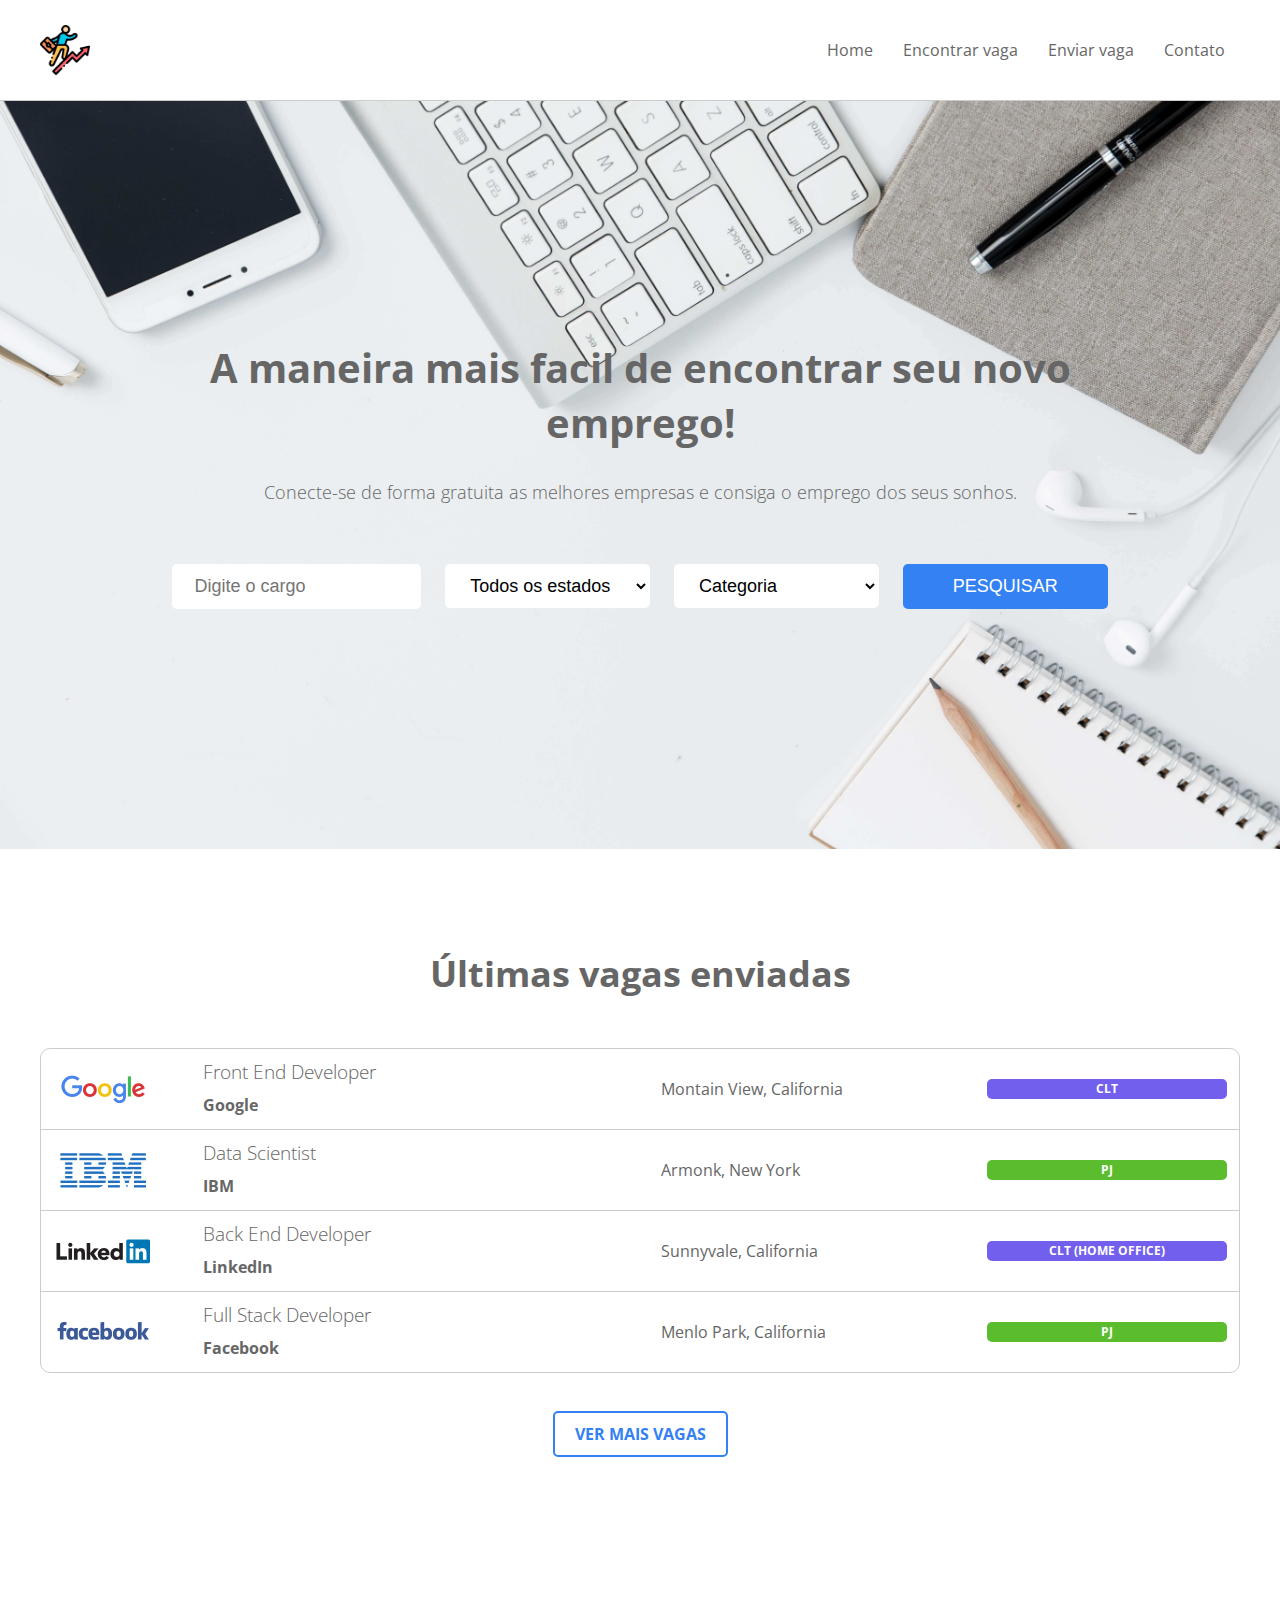
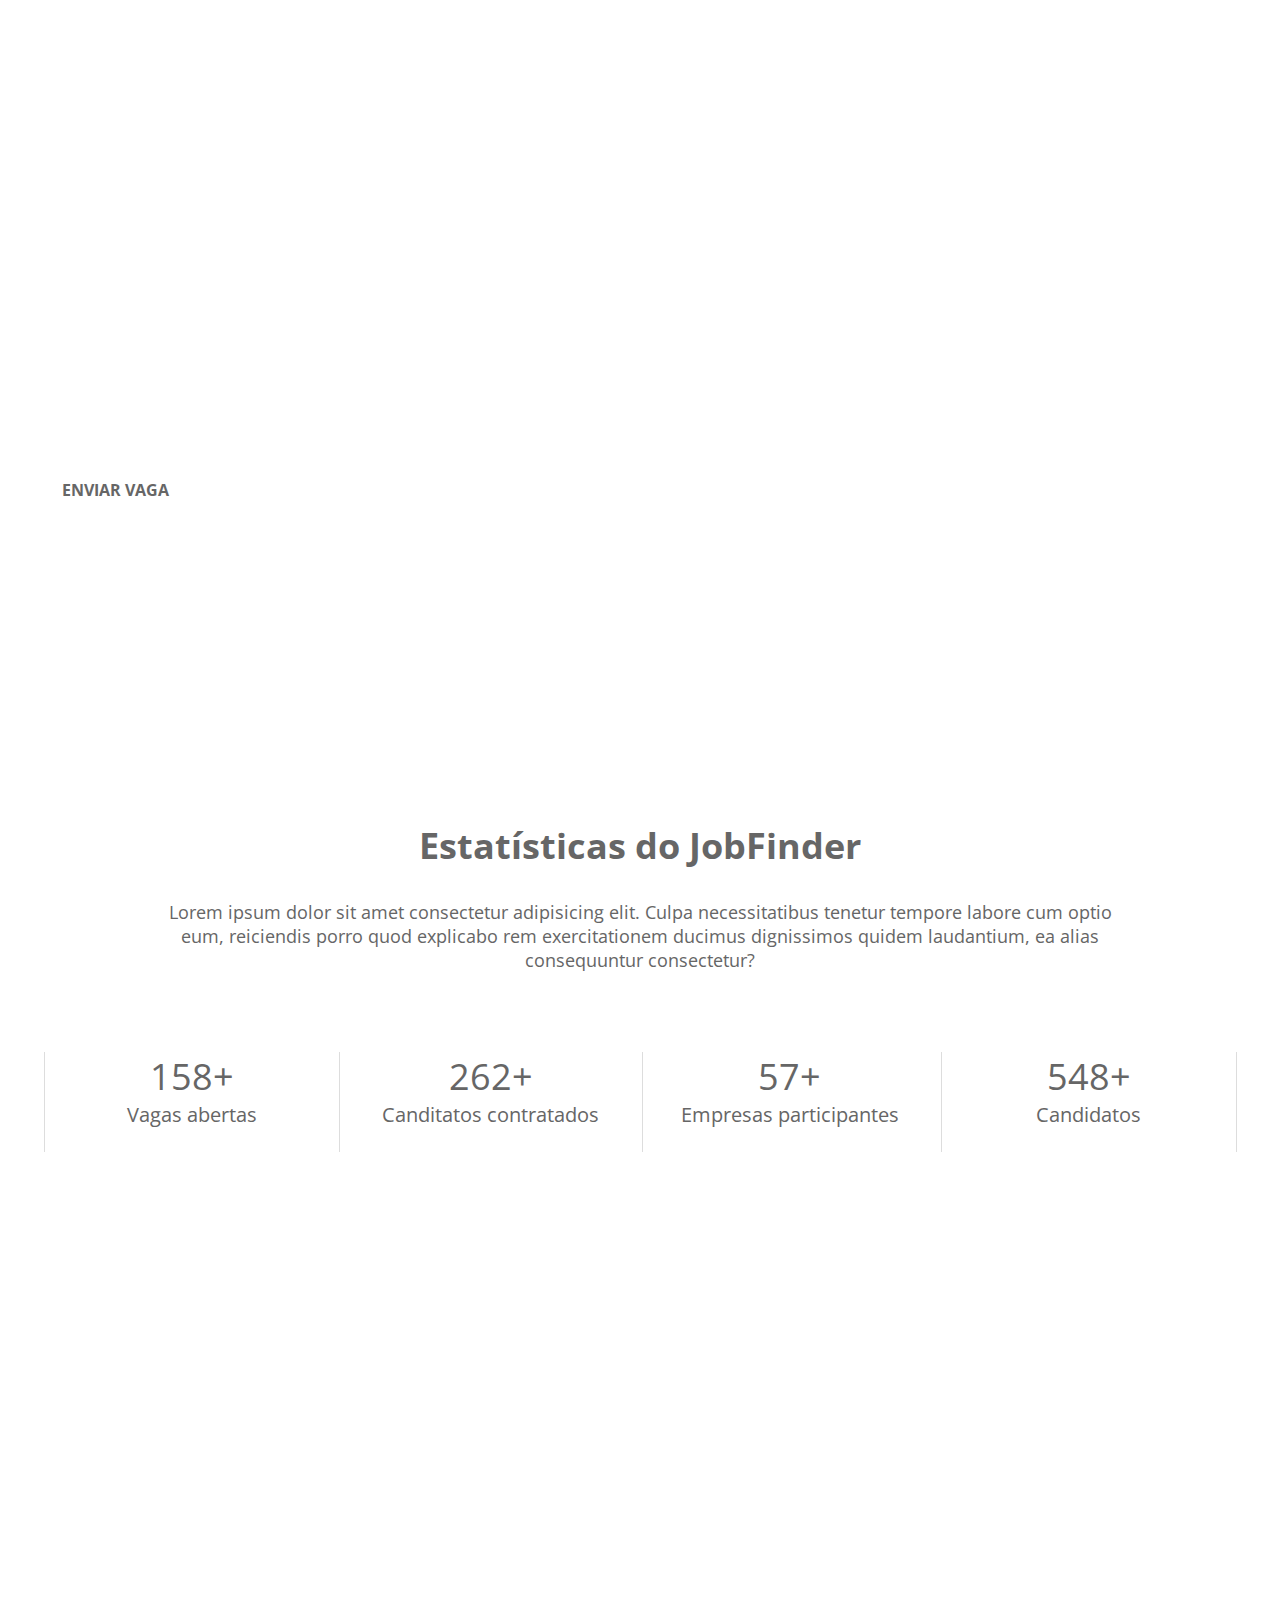
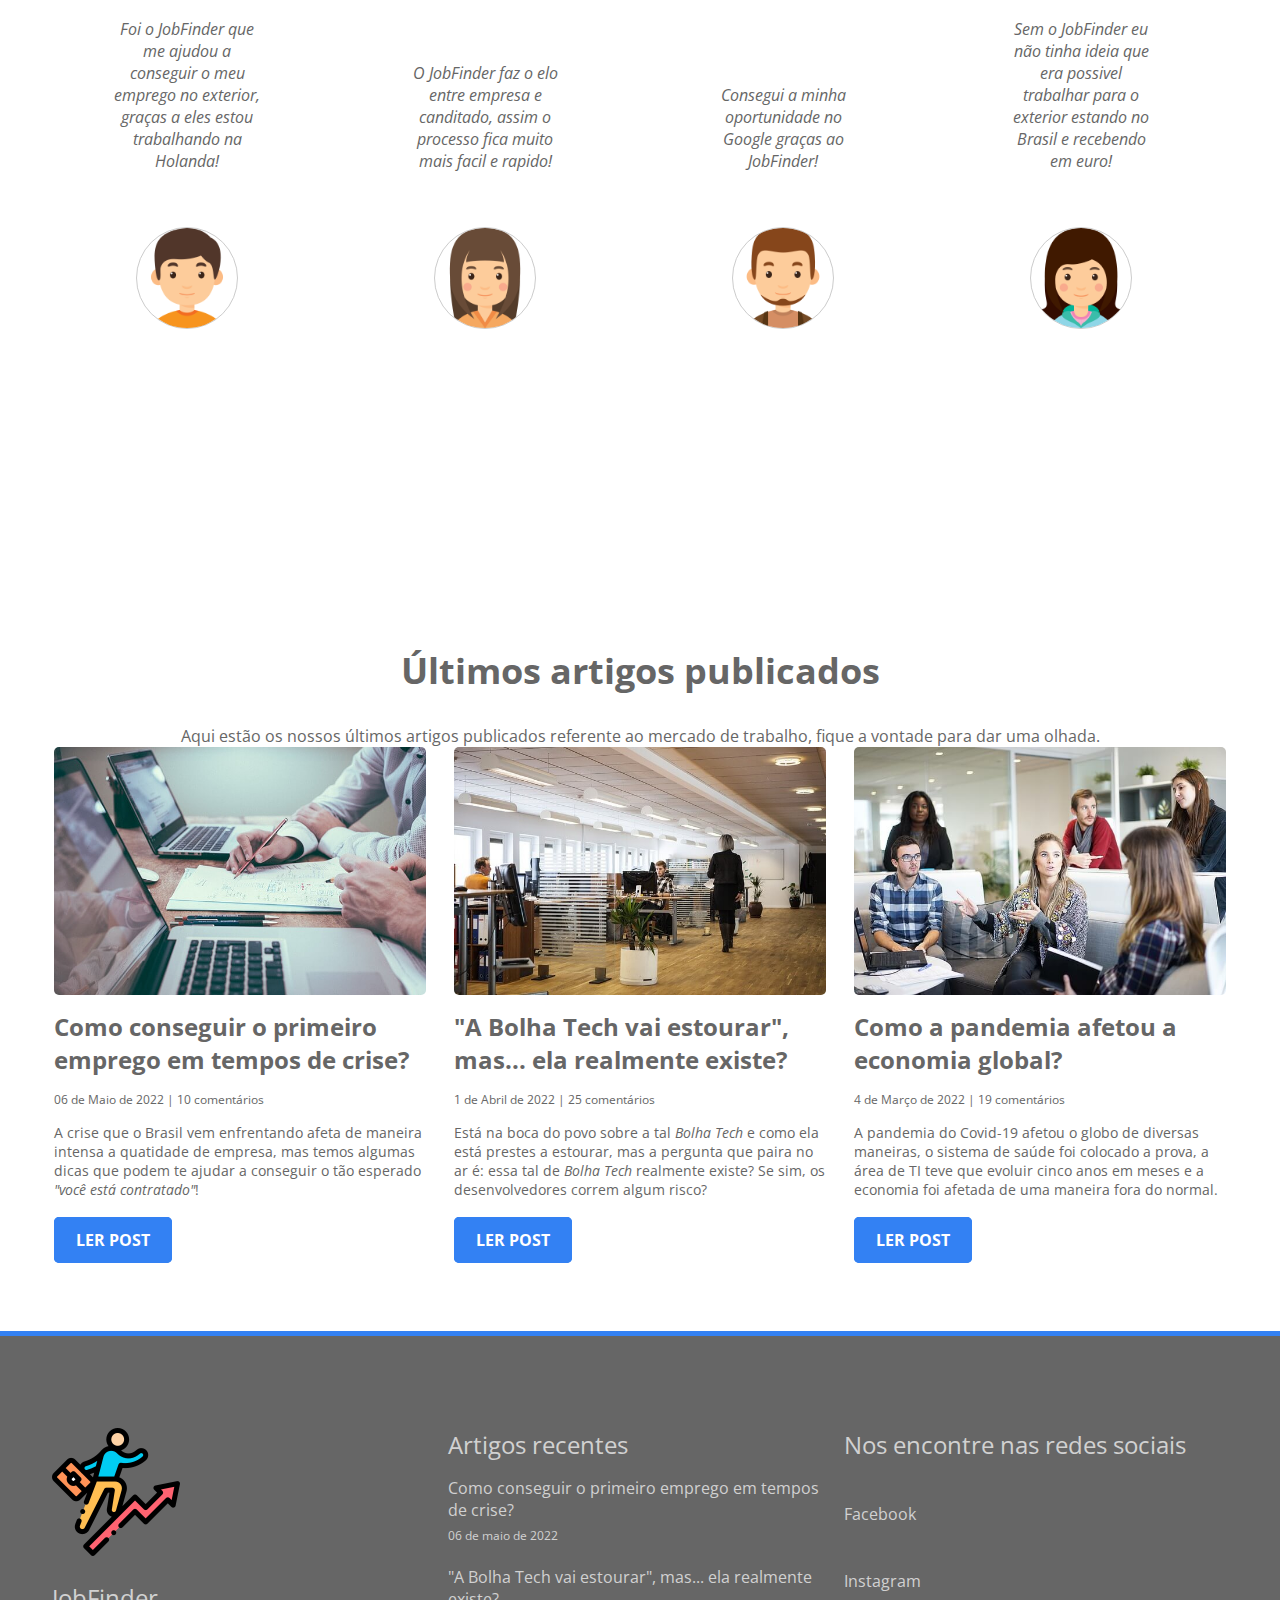
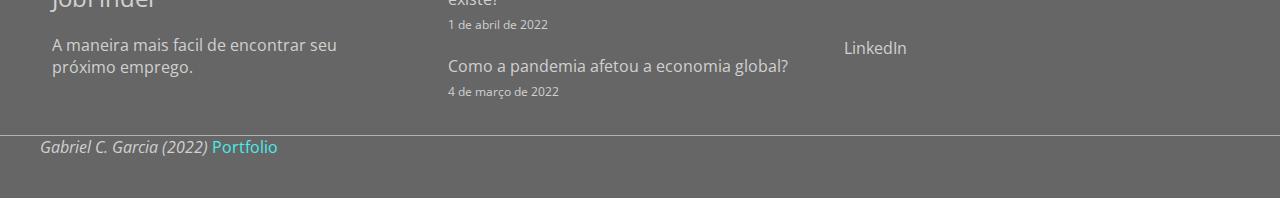
<file: index.html>
<!DOCTYPE html>
<html lang="pt-br">
<head>
    <meta charset="UTF-8">
    <meta http-equiv="X-UA-Compatible" content="IE=edge">
    <meta name="viewport" content="width=device-width, initial-scale=1.0">
    <title>JobFinder</title>
    <link rel="stylesheet" href="CSS/style.css">
    <link rel="preconnect" href="https://fonts.googleapis.com">
    <link rel="preconnect" href="https://fonts.gstatic.com" crossorigin>
    <link href="https://fonts.googleapis.com/css2?family=Open+Sans:ital,wght@0,300;0,400;0,500;0,700;0,800;1,300;1,400;1,500;1,600;1,700;1,800&display=swap" rel="stylesheet">
    <link href="https://cdn.lineicons.com/3.0/lineicons.css" rel="stylesheet">
</head>
<body>
    <div class="container">
        <header>
            <nav>
                <div class="nav-container">
                    <a href="index.html">
                        <img src="img/logo.png" alt="JobFinder" id="logo">
                    </a>
                    <i class="lni lni-menu btn-menumobile"></i>
                    <ul>
                        <li><a href="index.html">Home</a></li>
                        <li><a href="findjobs.html">Encontrar vaga</a></li>
                        <li><a href="sendjobs.html">Enviar vaga</a></li>
                        <li><a href="#contato">Contato</a></li>
                    </ul>
                </div>
            </nav>
            <div id="main-banner">
                <div id="search-form">
                    <h1>A maneira mais facil de encontrar seu novo emprego!</h1>
                    <p>Conecte-se de forma gratuita as melhores empresas e consiga o emprego dos seus sonhos.</p>
                    <form>
                        <input type="text" name="job" placeholder="Digite o cargo">
                        <select name="region">
                            <option value="">Todos os estados</option>
                            <option value="">California</option>
                            <option value="">New York</option>
                        </select>
                        <select name="category">
                            <option value="">Categoria</option>
                            <option value="">PJ</option>
                            <option value="">CLT</option>
                            <option value="">Home Office</option>
                        </select>
                        <input type="submit" value="Pesquisar">
                    </form>
                </div>
            </div>
        </header>
        <main id="lastjobs-container" class="wrapper">
            <h1>Últimas vagas enviadas</h1>
            <ul>
                <li>
                    <a href="job1.html" target="_blank" class="clickarea">
                        <div class="company-box">
                            <img src="img/googlelogo.png" alt="Google logo">
                            <div class="company-info">
                                <h3>Front End Developer</h3>
                                <p>Google</p>
                            </div>
                        </div>
                        <div class="locality">
                            <i class="fas fa-map-marker-alt"></i>
                            <p>Montain View, California</p>
                        </div>
                        <div class="job-type">
                            <span class="clt">CLT</span>
                        </div>
                    </a>
                </li>
                <li>
                    <a href="job2.html" target="_blank" class="clickarea">
                        <div class="company-box">
                            <img src="img/ibmlogo.png" alt="IBM logo">
                            <div class="company-info">
                                <h3>Data Scientist</h3>
                                <p>IBM</p>
                            </div>
                        </div>
                        <div class="locality">
                            <i class="fas fa-map-marker-alt"></i>
                            <p>Armonk, New York</p>
                        </div>
                        <div class="job-type">
                            <span class="pj">PJ</span>
                        </div>
                    </a>
                </li>
                <li>
                    <a href="job3.html" target="_blank" class="clickarea">
                        <div class="company-box">
                            <img src="img/linkedinlogo.png" alt="LinkedIn logo">
                            <div class="company-info">
                                <h3>Back End Developer</h3>
                                <p>LinkedIn</p>
                            </div>
                        </div>
                        <div class="locality">
                            <i class="fas fa-map-marker-alt"></i>
                            <p>Sunnyvale, California</p>
                        </div>
                        <div class="job-type">
                            <span class="clt">CLT (Home Office)</span>
                        </div>
                    </a>
                </li>
                <li>
                    <a href="job4.html" target="_blank" class="clickarea">
                        <div class="company-box">
                            <img src="img/facebooklogo.png" alt="Facebook logo">
                            <div class="company-info">
                                <h3>Full Stack Developer</h3>
                                <p>Facebook</p>
                            </div>
                        </div>
                        <div class="locality">
                            <i class="fas fa-map-marker-alt"></i>
                            <p>Menlo Park, California</p>
                        </div>
                        <div class="job-type">
                            <span class="pj">PJ</span>
                        </div>
                    </a>
                </li>
            </ul>
            <div class="btnjobs-container">
                <a href="#" class="btn-jobs">Ver mais vagas</a>
            </div>
        </main>
        <section id="sendjobs-container">
            <div id="sendjobs-inner" class="wrapper">
                <h2>Envie uma vaga que será vista por milhares de candidatos!</h2>
                <p>Lorem, ipsum dolor sit amet consectetur adipisicing elit. Cupiditate quae fugit praesentium aliquid, alias quas ut porro. Sit maxime velit reprehenderit ut iusto, culpa, consequatur, laboriosam saepe vero atque aut.</p>
                <a href="sendjobs.html" class="light-btn">Enviar vaga</a>
            </div>
        </section>
        <section id="status-container" class="wrapper">
            <h2 class="title-center">Estatísticas do JobFinder</h2>
            <p class="p-center">Lorem ipsum dolor sit amet consectetur adipisicing elit. Culpa necessitatibus tenetur tempore labore cum optio eum, reiciendis porro quod explicabo rem exercitationem ducimus dignissimos quidem laudantium, ea alias consequuntur consectetur?</p>
            <div>
                <div class="status-box">
                    <span class="status-qtd">158+</span>
                    <p class="status-text">Vagas abertas</p>
                </div>
                <div class="status-box">
                    <span class="status-qtd">262+</span>
                    <p class="status-text">Canditatos contratados</p>
                </div>
                <div class="status-box">
                    <span class="status-qtd">57+</span>
                    <p class="status-text">Empresas participantes</p>
                </div>
                <div class="status-box">
                    <span class="status-qtd">548+</span>
                    <p class="status-text">Candidatos</p>
                </div>
            </div>
        </section>
        <section id="testmony-container">
            <div class="wrapper">
                <h2>Veja o que os candidatos dizem!</h2>
                <p class="p-enter">Ajudamos canditados de todo o Brasil a encontrarem o emprego dos sonhos em qualquer lugar do mundo!</p>
                <div class="testmony-box">
                    <p class="testmony-msg">Foi o JobFinder que me ajudou a conseguir o meu emprego no exterior, graças a eles estou trabalhando na Holanda!</p>
                    <img src="img/avatar1.png" alt="">
                    <p class="testmony-name">João</p>
                </div>
                <div class="testmony-box">
                    <p class="testmony-msg">O JobFinder faz o elo entre empresa e canditado, assim o processo fica muito mais facil e rapido!</p>
                    <img src="img/avatar2.png" alt="">
                    <p class="testmony-name">Maria</p>
                </div>
                <div class="testmony-box">
                    <p class="testmony-msg">Consegui a minha oportunidade no Google graças ao JobFinder!</p>
                    <img src="img/avatar3.png" alt="">
                    <p class="testmony-name">Pedro</p>
                </div>
                <div class="testmony-box">
                    <p class="testmony-msg">Sem o JobFinder eu não tinha ideia que era possivel trabalhar para o exterior estando no Brasil e recebendo em euro!</p>
                    <img src="img/avatar4.png" alt="">
                    <p class="testmony-name">Nicole</p>
                </div>
            </div>
        </section>
        <section id="blog-container" class="wrapper">
            <h2 class="title-center">Últimos artigos publicados</h2>
            <p class="p-centem">Aqui estão os nossos últimos artigos publicados referente ao mercado de trabalho, fique a vontade para dar uma olhada.</p>
            <div class="article-box">
                <img src="img/blog1.jpg">
                <h4><a href="#">Como conseguir o primeiro emprego em tempos de crise?</a></h4>
                <p class="article-date">06 de Maio de 2022 | 10 comentários</p>
                <p class="article-resume">A crise que o Brasil vem enfrentando afeta de maneira intensa a quatidade de empresa, mas temos algumas dicas que podem te ajudar a conseguir o tão esperado <em>"você está contratado"</em>!</p>
                <a href="#" class="article-btn light-btn">Ler post</a>
            </div>
            <div class="article-box">
                <img src="img/blog2.jpg">
                <h4><a href="#">"A Bolha Tech vai estourar", mas... ela realmente existe?</a></h4>
                <p class="article-date">1 de Abril de 2022 | 25 comentários</p>
                <p class="article-resume">Está na boca do povo sobre a tal <em>Bolha Tech</em> e como ela está prestes a estourar, mas a pergunta que paira no ar é: essa tal de <em>Bolha Tech</em> realmente existe? Se sim, os desenvolvedores correm algum risco?</p>
                <a href="#" class="article-btn light-btn">Ler post</a>
            </div>
            <div class="article-box">
                <img src="img/blog3.jpg">
                <h4><a href="#">Como a pandemia afetou a economia global?</a></h4>
                <p class="article-date">4 de Março de 2022 | 19 comentários</p>
                <p class="article-resume">A pandemia do Covid-19 afetou o globo de diversas maneiras, o sistema de saúde foi colocado a prova, a área de TI teve que evoluir cinco anos em meses e a economia foi afetada de uma maneira fora do normal.</p>
                <a href="#" class="article-btn light-btn">Ler post</a>
            </div>
        </section>
        <footer>
            <div class="wrapper">
                <div class="footer-box">
                    <div class="company-footer">
                        <img src="img/logo.png">
                        <h2>JobFinder</h2>
                        <p>A maneira mais facil de encontrar seu próximo emprego.</p>
                    </div>
                </div>
                <div class="footer-box">
                    <div class="aticle-footer">
                        <h2>Artigos recentes</h2>
                        <ul class="footer-list footer-article-list">
                            <li>
                                <a href="#">Como conseguir o primeiro emprego em tempos de crise?</a>
                                <span class="article-date">06 de maio de 2022</span>
                            </li>
                            <li>
                                <a href="#">"A Bolha Tech vai estourar", mas... ela realmente existe?</a>
                                <span class="article-date">1 de abril de 2022</span>
                            </li>
                            <li>
                                <a href="#">Como a pandemia afetou a economia global?</a>
                                <span class="article-date">4 de março de 2022</span>
                            </li>
                        </ul>
                    </div>
                </div>
                <a href="" name="contato"></a>
                <div class="footer-box">
                    <h2>Nos encontre nas redes sociais</h2>
                    <ul class="footer-list">
                        <li>
                            <a href="#">
                                <i class="lni lni-facebook-original"></i> <br>
                                <span>Facebook</span>
                            </a>
                        </li>
                        <li>
                            <a href="#">
                                <i class="lni lni-instagram-original"></i> <br>
                                <span>Instagram</span>
                            </a>
                        </li>
                        <li>
                            <a href="#">
                                <i class="lni lni-linkedin-original"></i> <br>
                                <span>LinkedIn</span>
                            </a>
                        </li>
                    </ul>
                </div>
            </div>
            <div class="footer-bottom">
                <div class="wrapper">
                    <i class="lni lni-user"></i>
                    <span><em>Gabriel C. Garcia (2022)</em></span>
                    <a href="https://gabrielcgarcia.github.io/PORTFOLIO/" target="_blank" style="color: #48ecec;">Portfolio <i class="lni lni-arrow-top-right"></i></a>
                </div>
            </div>
        </footer>
    </div>
    <!-- JQUERY-->
    <script src="https://code.jquery.com/jquery-3.6.0.min.js" integrity="sha256-/xUj+3OJU5yExlq6GSYGSHk7tPXikynS7ogEvDej/m4=" crossorigin="anonymous"></script>
    <script src="script.js"></script>
</body>
</html>
</file>
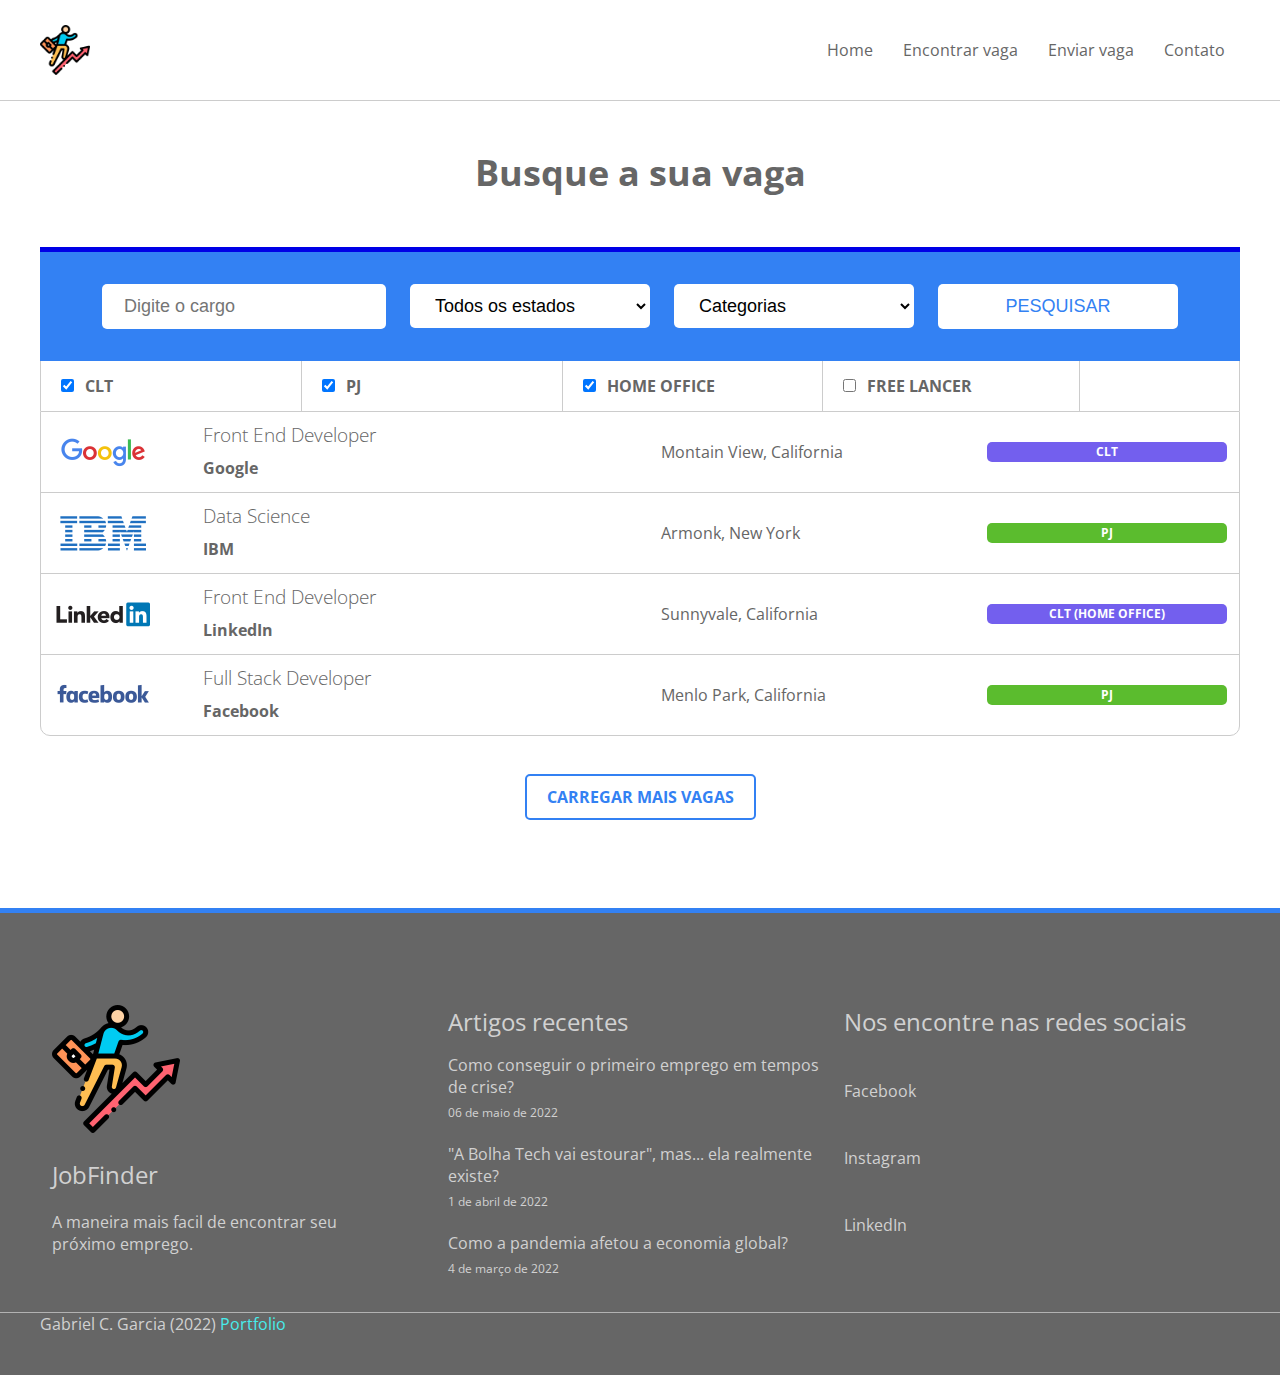
<file: findjobs.html>
<!DOCTYPE html>
<html lang="pt-br">
<head>
    <meta charset="UTF-8">
    <meta http-equiv="X-UA-Compatible" content="IE=edge">
    <meta name="viewport" content="width=device-width, initial-scale=1.0">
    <title>JobFinder</title>
    <link rel="stylesheet" href="CSS/style.css">
    <link rel="preconnect" href="https://fonts.googleapis.com">
    <link rel="preconnect" href="https://fonts.gstatic.com" crossorigin>
    <link href="https://fonts.googleapis.com/css2?family=Open+Sans:ital,wght@0,300;0,400;0,500;0,700;0,800;1,300;1,400;1,500;1,600;1,700;1,800&display=swap" rel="stylesheet">
    <link href="https://cdn.lineicons.com/3.0/lineicons.css" rel="stylesheet">
</head>
<body>
    <div class="container" id="findjobs">
        <header>
            <nav>
                <div class="nav-container">
                    <a href="index.html">
                        <img src="img/logo.png" alt="JobFinder" id="logo">
                    </a>
                    <i class="lni lni-menu btn-menumobile"></i>
                    <ul>
                        <li><a href="index.html">Home</a></li>
                        <li><a href="findjobs.html">Encontrar vaga</a></li>
                        <li><a href="sendjobs.html">Enviar vaga</a></li>
                        <li><a href="#contato">Contato</a></li>
                    </ul>
                </div>
            </nav>
        </header>
        <main id="lastjobs-container" class="wrapper">
            <h1>Busque a sua vaga</h1>
            <div id="job-filter">
                <div id="search-form">
                    <form>
                        <input type="text" name="job" placeholder="Digite o cargo">
                        <select name="region">
                            <option value="">Todos os estados</option>
                            <option value="">California</option>
                            <option value="">New York</option>
                        </select>
                        <select name="category">
                            <option value="">Categorias</option>
                            <option value="">PJ</option>
                            <option value="">CLT</option>
                            <option value="">Home Office</option>
                        </select>
                        <input type="submit" value="Pesquisar">
                    </form>
                </div>
            </div>
            <div id="type-filter">
                <ul>
                    <li>
                        <input type="checkbox" checked><label>CLT</label>
                    </li>
                    <li>
                        <input type="checkbox" checked><label>PJ</label>
                    </li>
                    <li>
                        <input type="checkbox" checked><label>Home Office</label>
                    </li>
                    <li>
                        <input type="checkbox"><label>Free Lancer</label>
                    </li>
                </ul>
            </div>
            <ul>
                <li>
                    <a href="job1.html" target="_blank" class="clickarea">
                        <div class="company-box">
                            <img src="img/googlelogo.png" alt="Google logo">
                            <div class="company-info">
                                <h3>Front End Developer</h3>
                                <p>Google</p>
                            </div>
                        </div>
                        <div class="locality">
                            <i class="fas fa-map-marker-alt"></i>
                            <p>Montain View, California</p>
                        </div>
                        <div class="job-type">
                            <span class="clt">CLT</span>
                        </div>
                    </a>
                </li>
                <li>
                    <a href="job2.html" target="_blank" class="clickarea">
                        <div class="company-box">
                            <img src="img/ibmlogo.png" alt="IBM logo">
                            <div class="company-info">
                                <h3>Data Science</h3>
                                <p>IBM</p>
                            </div>
                        </div>
                        <div class="locality">
                            <i class="fas fa-map-marker-alt"></i>
                            <p>Armonk, New York</p>
                        </div>
                        <div class="job-type">
                            <span class="pj">PJ</span>
                        </div>
                    </a>
                </li>
                <li>
                    <a href="job3.html" target="_blank" class="clickarea">
                        <div class="company-box">
                            <img src="img/linkedinlogo.png" alt="LinkedIn logo">
                            <div class="company-info">
                                <h3>Front End Developer</h3>
                                <p>LinkedIn</p>
                            </div>
                        </div>
                        <div class="locality">
                            <i class="fas fa-map-marker-alt"></i>
                            <p>Sunnyvale, California</p>
                        </div>
                        <div class="job-type">
                            <span class="clt">CLT (Home Office)</span>
                        </div>
                    </a>
                </li>
                <li>
                    <a href="job4.html" target="_blank" class="clickarea">
                        <div class="company-box">
                            <img src="img/facebooklogo.png" alt="Facebook logo">
                            <div class="company-info">
                                <h3>Full Stack Developer</h3>
                                <p>Facebook</p>
                            </div>
                        </div>
                        <div class="locality">
                            <i class="fas fa-map-marker-alt"></i>
                            <p>Menlo Park, California</p>
                        </div>
                        <div class="job-type">
                            <span class="pj">PJ</span>
                        </div>
                    </a>
                </li>
            </ul>
            <div class="btnjobs-container">
                <a href="#" class="btn-jobs">Carregar mais vagas</a>
            </div>
        </main>
        <footer>
            <div class="wrapper">
                <div class="footer-box">
                    <div class="company-footer">
                        <img src="img/logo.png">
                        <h2>JobFinder</h2>
                        <p>A maneira mais facil de encontrar seu próximo emprego.</p>
                    </div>
                </div>
                <div class="footer-box">
                    <div class="aticle-footer">
                        <h2>Artigos recentes</h2>
                        <ul class="footer-list footer-article-list">
                            <li>
                                <a href="#">Como conseguir o primeiro emprego em tempos de crise?</a>
                                <span class="article-date">06 de maio de 2022</span>
                            </li>
                            <li>
                                <a href="#">"A Bolha Tech vai estourar", mas... ela realmente existe?</a>
                                <span class="article-date">1 de abril de 2022</span>
                            </li>
                            <li>
                                <a href="#">Como a pandemia afetou a economia global?</a>
                                <span class="article-date">4 de março de 2022</span>
                            </li>
                        </ul>
                    </div>
                </div>
                <a href="" name="contato"></a>
                <div class="footer-box">
                    <h2>Nos encontre nas redes sociais</h2>
                    <ul class="footer-list">
                        <li>
                            <a href="#">
                                <i class="lni lni-facebook-original"></i> <br>
                                <span>Facebook</span>
                            </a>
                        </li>
                        <li>
                            <a href="#">
                                <i class="lni lni-instagram-original"></i> <br>
                                <span>Instagram</span>
                            </a>
                        </li>
                        <li>
                            <a href="#">
                                <i class="lni lni-linkedin-original"></i> <br>
                                <span>LinkedIn</span>
                            </a>
                        </li>
                    </ul>
                </div>
            </div>
            <div class="footer-bottom">
                <div class="wrapper">
                    <i class="lni lni-user"></i>
                    <span>Gabriel C. Garcia (2022)</span>
                    <a href="https://gabrielcgarcia.github.io/PORTFOLIO/" target="_blank" style="color: #48ecec;">Portfolio <i class="lni lni-arrow-top-right"></i></a>
                </div>
            </div>
        </footer>
    </div>
    <!-- JQUERY-->
    <script src="https://code.jquery.com/jquery-3.6.0.min.js" integrity="sha256-/xUj+3OJU5yExlq6GSYGSHk7tPXikynS7ogEvDej/m4=" crossorigin="anonymous"></script>
    <script src="script.js"></script>
</body>
</html>
</file>
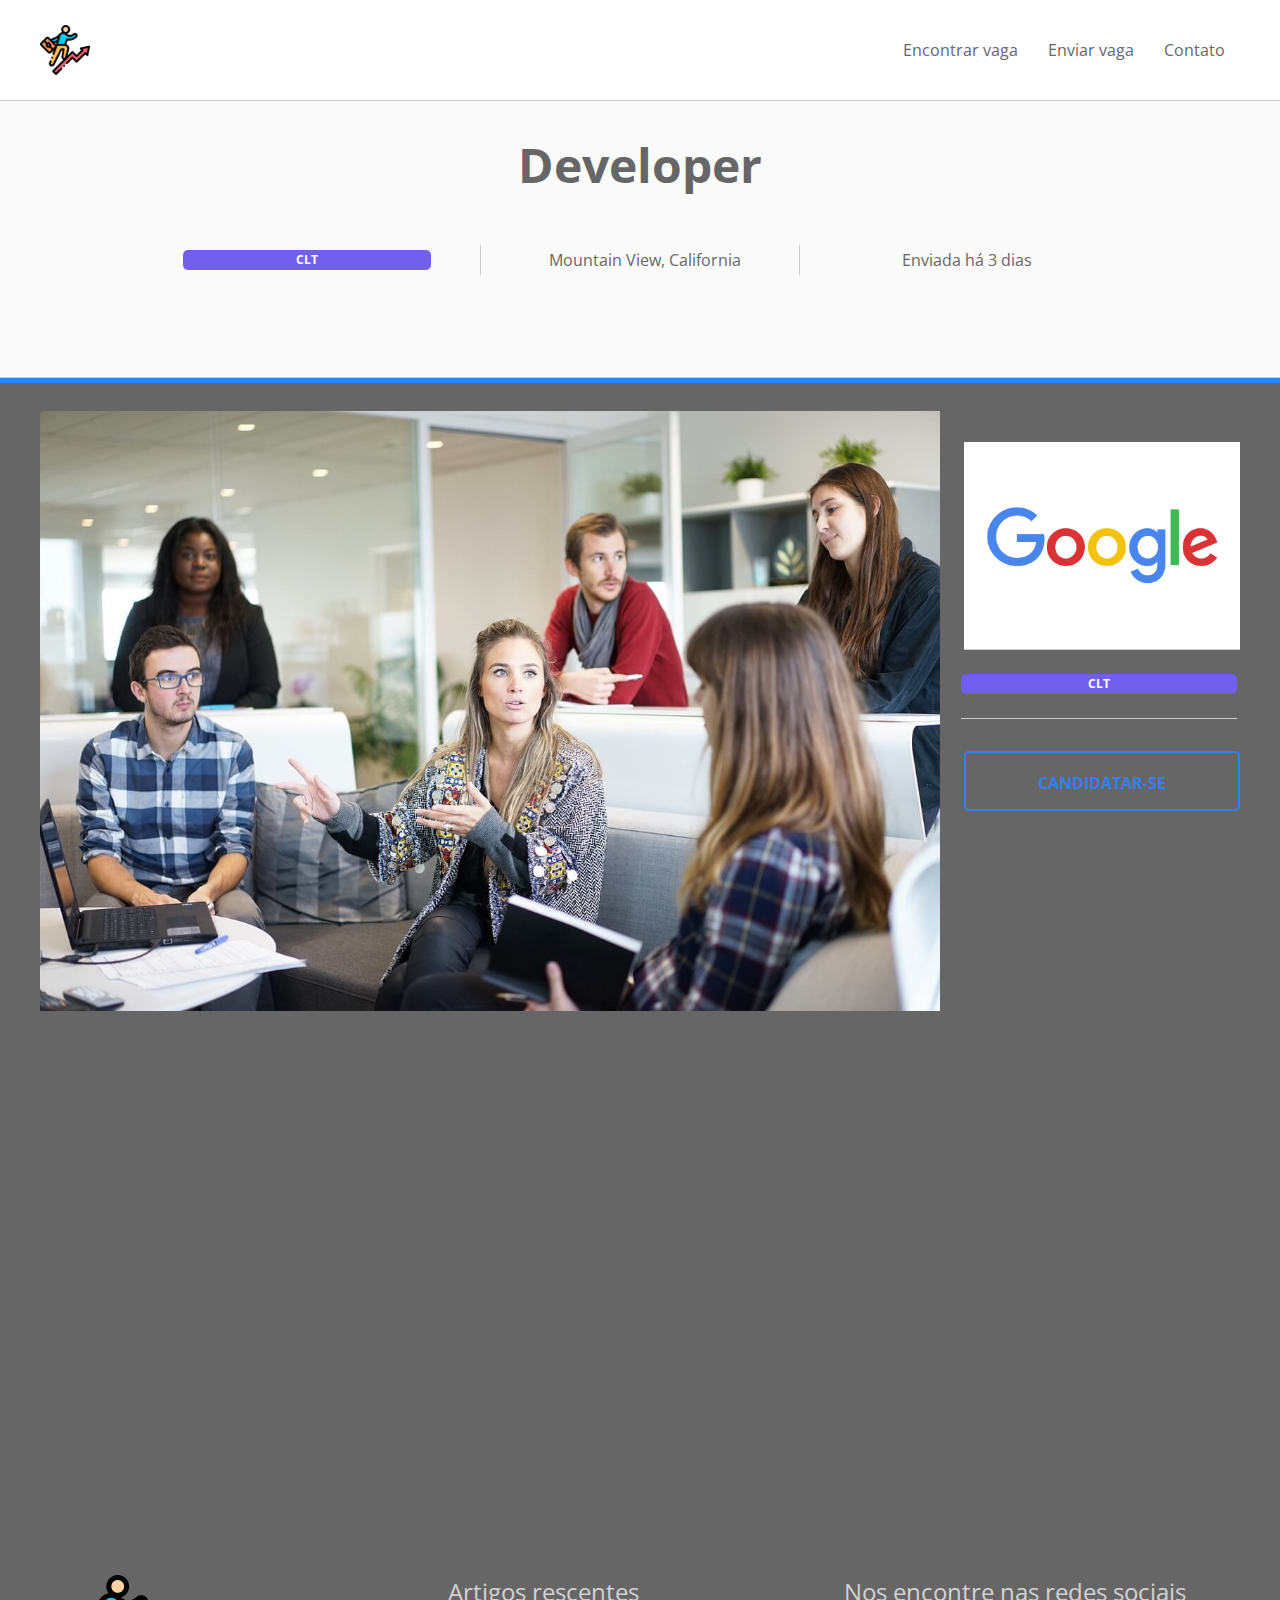
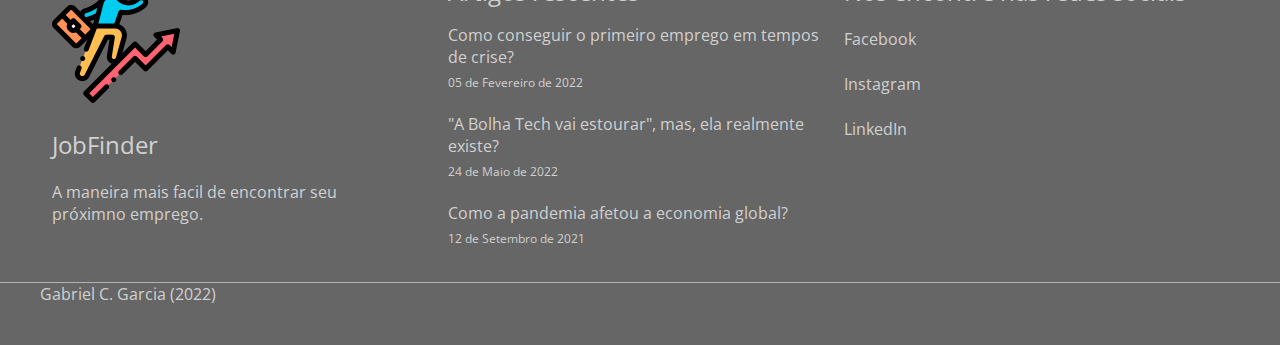
<file: job.html>
<!DOCTYPE html>
<html lang="pt-br">
<head>
    <meta charset="UTF-8">
    <meta http-equiv="X-UA-Compatible" content="IE=edge">
    <meta name="viewport" content="width=device-width, initial-scale=1.0">
    <title>JobFinder</title>
    <link rel="stylesheet" href="CSS/style.css">
    <link rel="preconnect" href="https://fonts.googleapis.com">
    <link rel="preconnect" href="https://fonts.gstatic.com" crossorigin>
    <link href="https://fonts.googleapis.com/css2?family=Open+Sans:ital,wght@0,300;0,400;0,500;0,700;0,800;1,300;1,400;1,500;1,600;1,700;1,800&display=swap" rel="stylesheet">
    <link href="https://cdn.lineicons.com/3.0/lineicons.css" rel="stylesheet">
</head>
<body>
    <div class="container">
        <header>
            <nav>
                <div class="nav-container">
                    <a href="index.html">
                        <img src="img/logo.png" alt="JobFinder" id="logo">
                    </a>
                    <i class="lni lni-menu btn-menumobile"></i>
                    <ul>
                        <li><a href="findjobs.html">Encontrar vaga</a></li>
                        <li><a href="sendjobs.html">Enviar vaga</a></li>
                        <li><a href="#">Contato</a></li>
                    </ul>
                </div>
            </nav>
        </header>
        <div id="job-header">
            <h1>Developer</h1>
            <div id="job-info">
                <div class="job-type">
                    <span class="clt">CLT</span>
                </div>
                <div class="locality">
                    <i class="lni lni-money-location"></i>
                    <p>Mountain View, California</p>
                </div>
                <div class="date">
                    <i class="lni lni-calendar"></i>
                    <p>Enviada há 3 dias</p>
                </div>
            </div>
        </div>
        <div class="wrapper">
            <main id="job-container">
                <div class="about-company-container">
                    <h2 class="page-title">Sobre a empresa</h2>
                    <img src="img/company.jpg" id="company-img" alt="Como é google">
                    <p class="discription">Lorem ipsum dolor sit, amet consectetur adipisicing elit. Quia, nulla dolore sapiente non veritatis exercitationem repudiandae ex necessitatibus eius ducimus enim, animi repellendus doloremque illo quasi quos facilis eum corporis!</p>
                </div>
                <div id="about-job-container">
                    <h2 class="page-title">Sobre a vaga</h2>
                    <p class="description">Lorem ipsum dolor sit amet, consectetur adipisicing elit. Aliquid, consequatur. Quisquam corrupti quo deleniti quam, asperiores, voluptatibus quidem eligendi in, ipsa et repellendus explicabo ad id perspiciatis vitae voluptate recusandae.</p>
                </div>
                <div id="min-requirements">
                    <h2 class="page-title">Requisitos mínimos da vaga</h2>
                    <ul class="jobpage-list">
                        <li>Lorem ipsum dolor sit amet, consectetur adipisicing elit.</li>
                        <li>Lorem ipsum dolor sit amet, consectetur adipisicing elit.</li>
                        <li>Lorem ipsum dolor sit amet, consectetur adipisicing elit.</li>
                        <li>Lorem ipsum dolor sit amet, consectetur adipisicing elit.</li>
                    </ul>
                </div>
                <div id="job-benefits-container">
                    <h2 class="page-title">Beneficios</h2>
                    <ul class="jobpage-list">
                        <li>Lorem ipsum dolor sit amet, consectetur adipisicing elit.</li>
                        <li>Lorem ipsum dolor sit amet, consectetur adipisicing elit.</li>
                        <li>Lorem ipsum dolor sit amet, consectetur adipisicing elit.</li>
                        <li>Lorem ipsum dolor sit amet, consectetur adipisicing elit.</li>
                    </ul>
                </div>
            </main>

            <aside id="companyinfo-container">
                <img src="img/googlelogo.png" alt="Google logo">
                <div class="job-type">
                    <span class="clt">CLT</span>
                </div>
                <a href="" id="apply-btn">Candidatar-se</a>
                <div class="companysocial-container">
                    <ul id="job-social-list">
                        <li>
                            <a href="#">
                                <i class="lni lni-facebook-original"></i>
                                <span>Facebook</span>
                            </a>
                        </li>
                        <li>
                            <a href="#">
                                <i class="lni lni-instagram-original"></i>
                                <span>Instagram</span>
                            </a>
                        </li>
                        <li>
                            <a href="#">
                                <i class="lni lni-linkedin-original"></i>
                                <span>LinkedIn</span>
                            </a>
                        </li>
                    </ul>
                </div>
            </aside>

        </div>
        <footer>
            <div class="wrapper">
                <div class="footer-box">
                    <div class="company-footer">
                        <img src="img/logo.png">
                        <h2>JobFinder</h2>
                        <p>A maneira mais facil de encontrar seu próximno emprego.</p>
                    </div>
                </div>
                <div class="footer-box">
                    <div class="aticle-footer">
                        <h2>Artigos rescentes</h2>
                        <ul class="footer-list footer-article-list">
                            <li>
                                <a href="#">Como conseguir o primeiro emprego em tempos de crise?</a>
                                <span class="article-date">05 de Fevereiro de 2022</span>
                            </li>
                            <li>
                                <a href="#">"A Bolha Tech vai estourar", mas, ela realmente existe?</a>
                                <span class="article-date">24 de Maio de 2022</span>
                            </li>
                            <li>
                                <a href="#">Como a pandemia afetou a economia global?</a>
                                <span class="article-date">12 de Setembro de 2021</span>
                            </li>
                        </ul>
                    </div>
                </div>
                <div class="footer-box">
                    <h2>Nos encontre nas redes sociais</h2>
                    <ul class="footer-list">
                        <li>
                            <a href="#">
                                <i class="lni lni-facebook-original"></i>
                                <span>Facebook</span>
                            </a>
                        </li>
                        <li>
                            <a href="#">
                                <i class="lni lni-instagram-original"></i>
                                <span>Instagram</span>
                            </a>
                        </li>
                        <li>
                            <a href="#">
                                <i class="lni lni-linkedin-original"></i>
                                <span>LinkedIn</span>
                            </a>
                        </li>
                    </ul>
                </div>
            </div>
            <div class="footer-bottom">
                <div class="wrapper">
                    <i class="lni lni-user"></i>
                    <span>Gabriel C. Garcia (2022)</span>
                </div>
            </div>
        </footer>
    </div>
    <!-- JQUERY-->
    <script src="https://code.jquery.com/jquery-3.6.0.min.js" integrity="sha256-/xUj+3OJU5yExlq6GSYGSHk7tPXikynS7ogEvDej/m4=" crossorigin="anonymous"></script>
    <script src="script.js"></script>
</body>
</html>
</file>
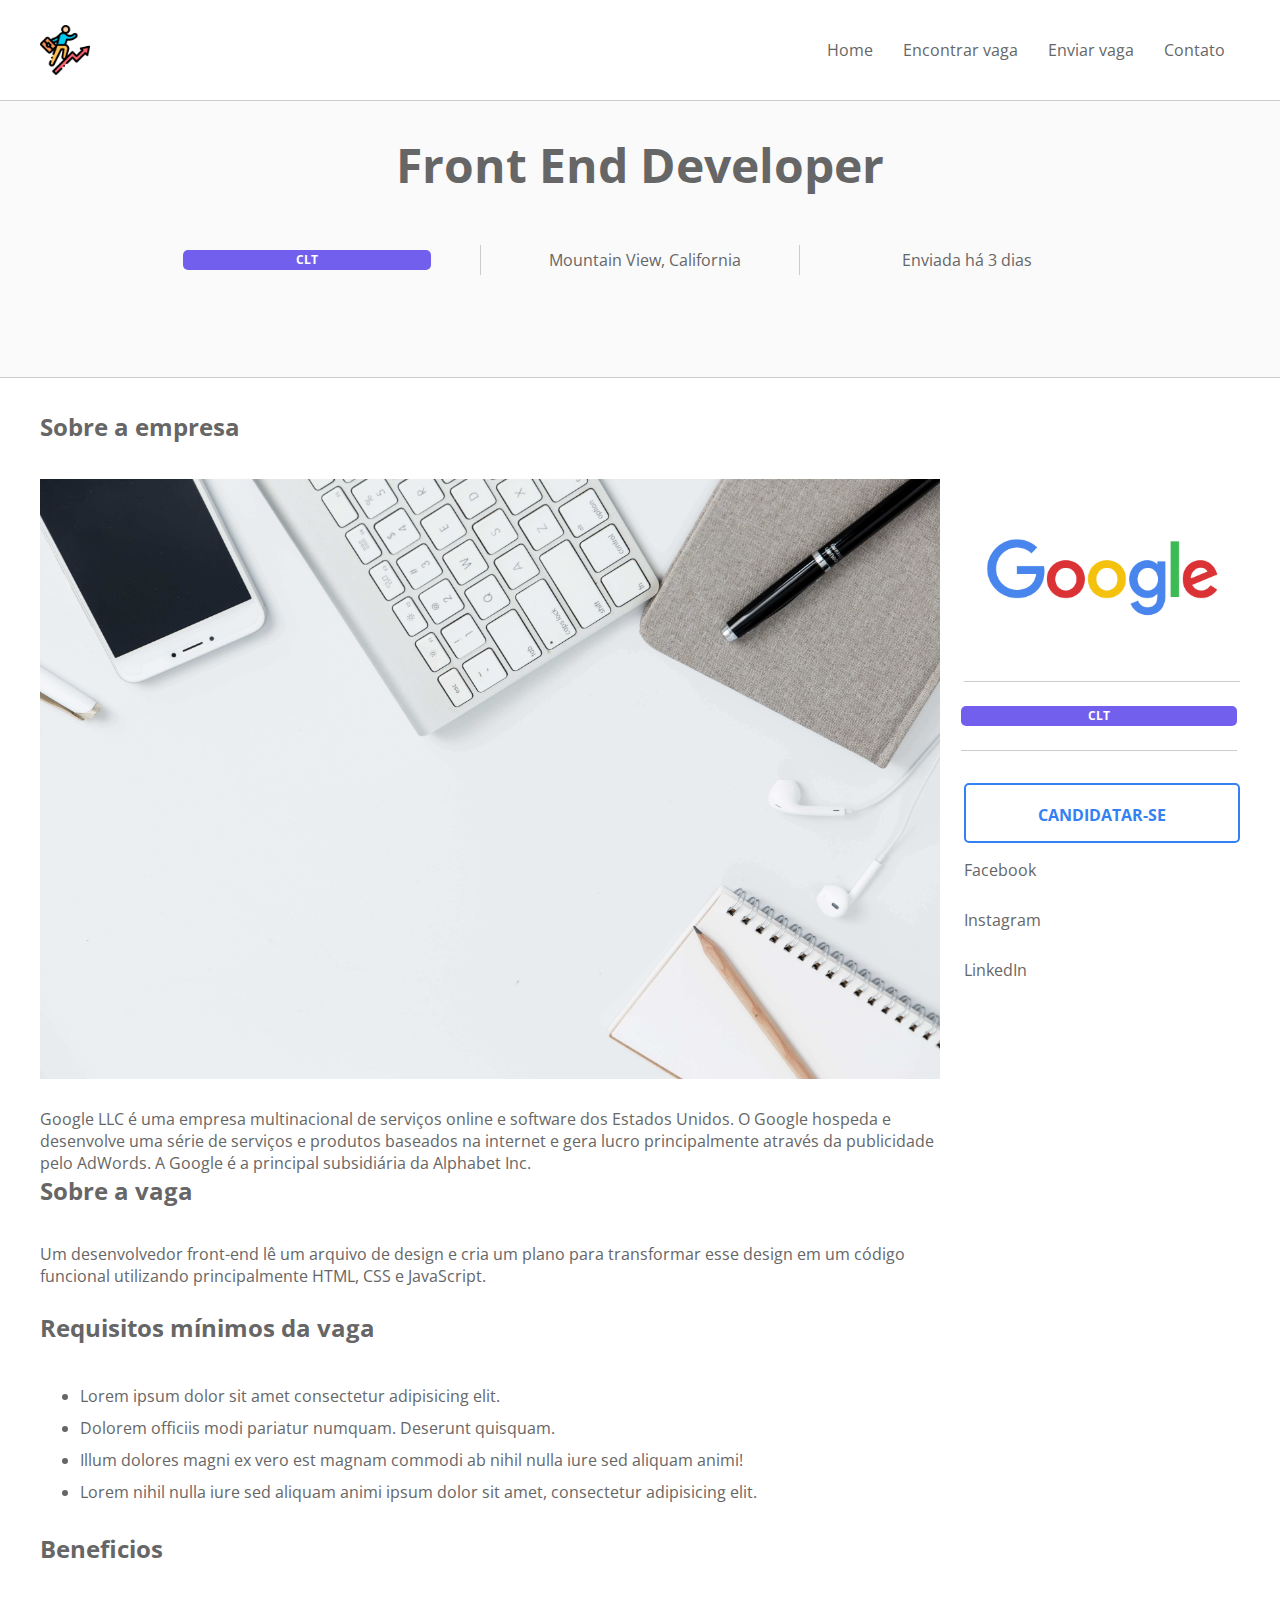
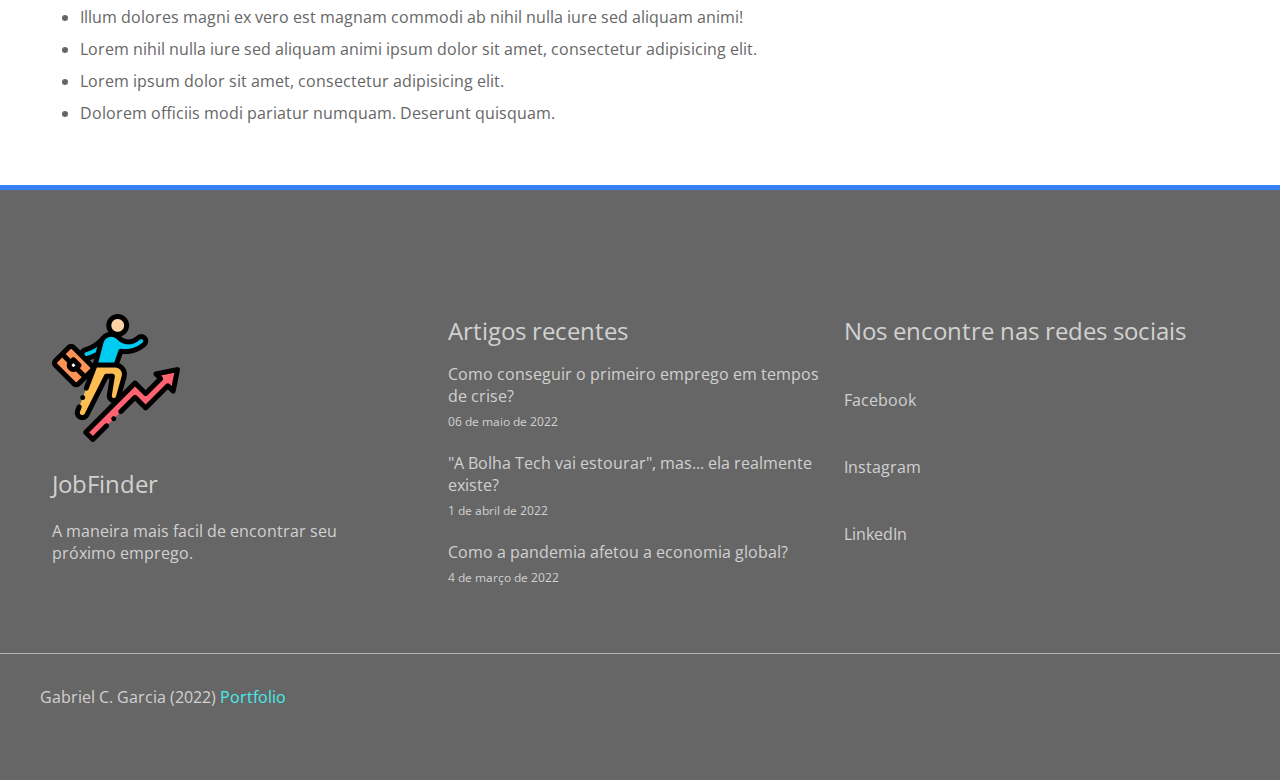
<file: job1.html>
<!DOCTYPE html>
<html lang="pt-br">
<head>
    <meta charset="UTF-8">
    <meta http-equiv="X-UA-Compatible" content="IE=edge">
    <meta name="viewport" content="width=device-width, initial-scale=1.0">
    <title>JobFinder - Vaga Google</title>
    <link rel="stylesheet" href="CSS/style.css">
    <link rel="preconnect" href="https://fonts.googleapis.com">
    <link rel="preconnect" href="https://fonts.gstatic.com" crossorigin>
    <link href="https://fonts.googleapis.com/css2?family=Open+Sans:ital,wght@0,300;0,400;0,500;0,700;0,800;1,300;1,400;1,500;1,600;1,700;1,800&display=swap" rel="stylesheet">
    <link href="https://cdn.lineicons.com/3.0/lineicons.css" rel="stylesheet">
</head>
<body>
    <div class="container" id="jobpage">
        <header>
            <nav>
                <div class="nav-container">
                    <a href="index.html">
                        <img src="img/logo.png" alt="JobFinder" id="logo">
                    </a>
                    <i class="lni lni-menu btn-menumobile"></i>
                    <ul>
                        <li><a href="index.html">Home</a></li>
                        <li><a href="findjobs.html">Encontrar vaga</a></li>
                        <li><a href="sendjobs.html">Enviar vaga</a></li>
                        <li><a href="#contato">Contato</a></li>
                    </ul>
                </div>
            </nav>
        </header>
        <div id="job-header">
            <h1>Front End Developer</h1>
            <div id="job-info">
                <div class="job-type">
                    <span class="clt">CLT</span>
                </div>
                <div class="locality">
                    <i class="lni lni-money-location"></i>
                    <p>Mountain View, California</p>
                </div>
                <div class="date">
                    <i class="lni lni-calendar"></i>
                    <p>Enviada há 3 dias</p>
                </div>
            </div>
        </div>
        <div class="wrapper">
            <main id="job-container">
                <div class="about-company-container">
                    <h2 class="page-title">Sobre a empresa</h2>
                    <img src="img/banner6.jpg" id="company-img" alt="Como é google">
                    <p class="discription">Google LLC é uma empresa multinacional de serviços online e software dos Estados Unidos. O Google hospeda e desenvolve uma série de serviços e produtos baseados na internet e gera lucro principalmente através da publicidade pelo AdWords. A Google é a principal subsidiária da Alphabet Inc.</p>
                </div>
                <div id="about-job-container">
                    <h2 class="page-title">Sobre a vaga</h2>
                    <p class="description">Um desenvolvedor front-end lê um arquivo de design e cria um plano para transformar esse design em um código funcional utilizando principalmente HTML, CSS e JavaScript.</p>
                </div>
                <div id="min-requirements">
                    <h2 class="page-title">Requisitos mínimos da vaga</h2>
                    <ul class="jobpage-list">
                        <li>Lorem ipsum dolor sit amet consectetur adipisicing elit.</li>
                        <li>Dolorem officiis modi pariatur numquam. Deserunt quisquam.</li>
                        <li>Illum dolores magni ex vero est magnam commodi ab nihil nulla iure sed aliquam animi!</li>
                        <li>Lorem nihil nulla iure sed aliquam animi ipsum dolor sit amet, consectetur adipisicing elit.</li>
                    </ul>
                </div>
                <div id="job-benefits-container">
                    <h2 class="page-title">Beneficios</h2>
                    <ul class="jobpage-list">
                        <li>Illum dolores magni ex vero est magnam commodi ab nihil nulla iure sed aliquam animi!</li>
                        <li>Lorem nihil nulla iure sed aliquam animi ipsum dolor sit amet, consectetur adipisicing elit.</li>
                        <li>Lorem ipsum dolor sit amet, consectetur adipisicing elit.</li>
                        <li>Dolorem officiis modi pariatur numquam. Deserunt quisquam.</li>
                    </ul>
                </div>
            </main>

            <aside id="companyinfo-container">
                <img src="img/googlelogo.png" alt="Google logo">
                <div class="job-type">
                    <span class="clt">CLT</span>
                </div>
                <a id="apply-btn" href="#">Candidatar-se</a>
                <div class="companysocial-container">
                    <ul id="job-social-list">
                        <li>
                            <a href="#">
                                <i class="lni lni-facebook-original"></i>
                                <span>Facebook</span>
                            </a>
                        </li>
                        <li>
                            <a href="#">
                                <i class="lni lni-instagram-original"></i>
                                <span>Instagram</span>
                            </a>
                        </li>
                        <li>
                            <a href="#">
                                <i class="lni lni-linkedin-original"></i>
                                <span>LinkedIn</span>
                            </a>
                        </li>
                    </ul>
                </div>
            </aside>

        </div>
        <footer>
            <div class="wrapper">
                <div class="footer-box">
                    <div class="company-footer">
                        <img src="img/logo.png">
                        <h2>JobFinder</h2>
                        <p>A maneira mais facil de encontrar seu próximo emprego.</p>
                    </div>
                </div>
                <div class="footer-box">
                    <div class="aticle-footer">
                        <h2>Artigos recentes</h2>
                        <ul class="footer-list footer-article-list">
                            <li>
                                <a href="#">Como conseguir o primeiro emprego em tempos de crise?</a>
                                <span class="article-date">06 de maio de 2022</span>
                            </li>
                            <li>
                                <a href="#">"A Bolha Tech vai estourar", mas... ela realmente existe?</a>
                                <span class="article-date">1 de abril de 2022</span>
                            </li>
                            <li>
                                <a href="#">Como a pandemia afetou a economia global?</a>
                                <span class="article-date">4 de março de 2022</span>
                            </li>
                        </ul>
                    </div>
                </div>
                <a href="" name="contato"></a>
                <div class="footer-box">
                    <h2>Nos encontre nas redes sociais</h2>
                    <ul class="footer-list">
                        <li>
                            <a href="#">
                                <i class="lni lni-facebook-original"></i> <br>
                                <span>Facebook</span>
                            </a>
                        </li>
                        <li>
                            <a href="#">
                                <i class="lni lni-instagram-original"></i> <br>
                                <span>Instagram</span>
                            </a>
                        </li>
                        <li>
                            <a href="#">
                                <i class="lni lni-linkedin-original"></i> <br>
                                <span>LinkedIn</span>
                            </a>
                        </li>
                    </ul>
                </div>
            </div>
            <div class="footer-bottom">
                <div class="wrapper">
                    <i class="lni lni-user"></i>
                    <span>Gabriel C. Garcia (2022)</span>
                    <a href="https://gabrielcgarcia.github.io/PORTFOLIO/" target="_blank" style="color: #48ecec;">Portfolio <i class="lni lni-arrow-top-right"></i></a>
                </div>
            </div>
        </footer>
    </div>
    <!-- JQUERY-->
    <script src="https://code.jquery.com/jquery-3.6.0.min.js" integrity="sha256-/xUj+3OJU5yExlq6GSYGSHk7tPXikynS7ogEvDej/m4=" crossorigin="anonymous"></script>
    <script src="script.js"></script>
</body>
</html>
</file>
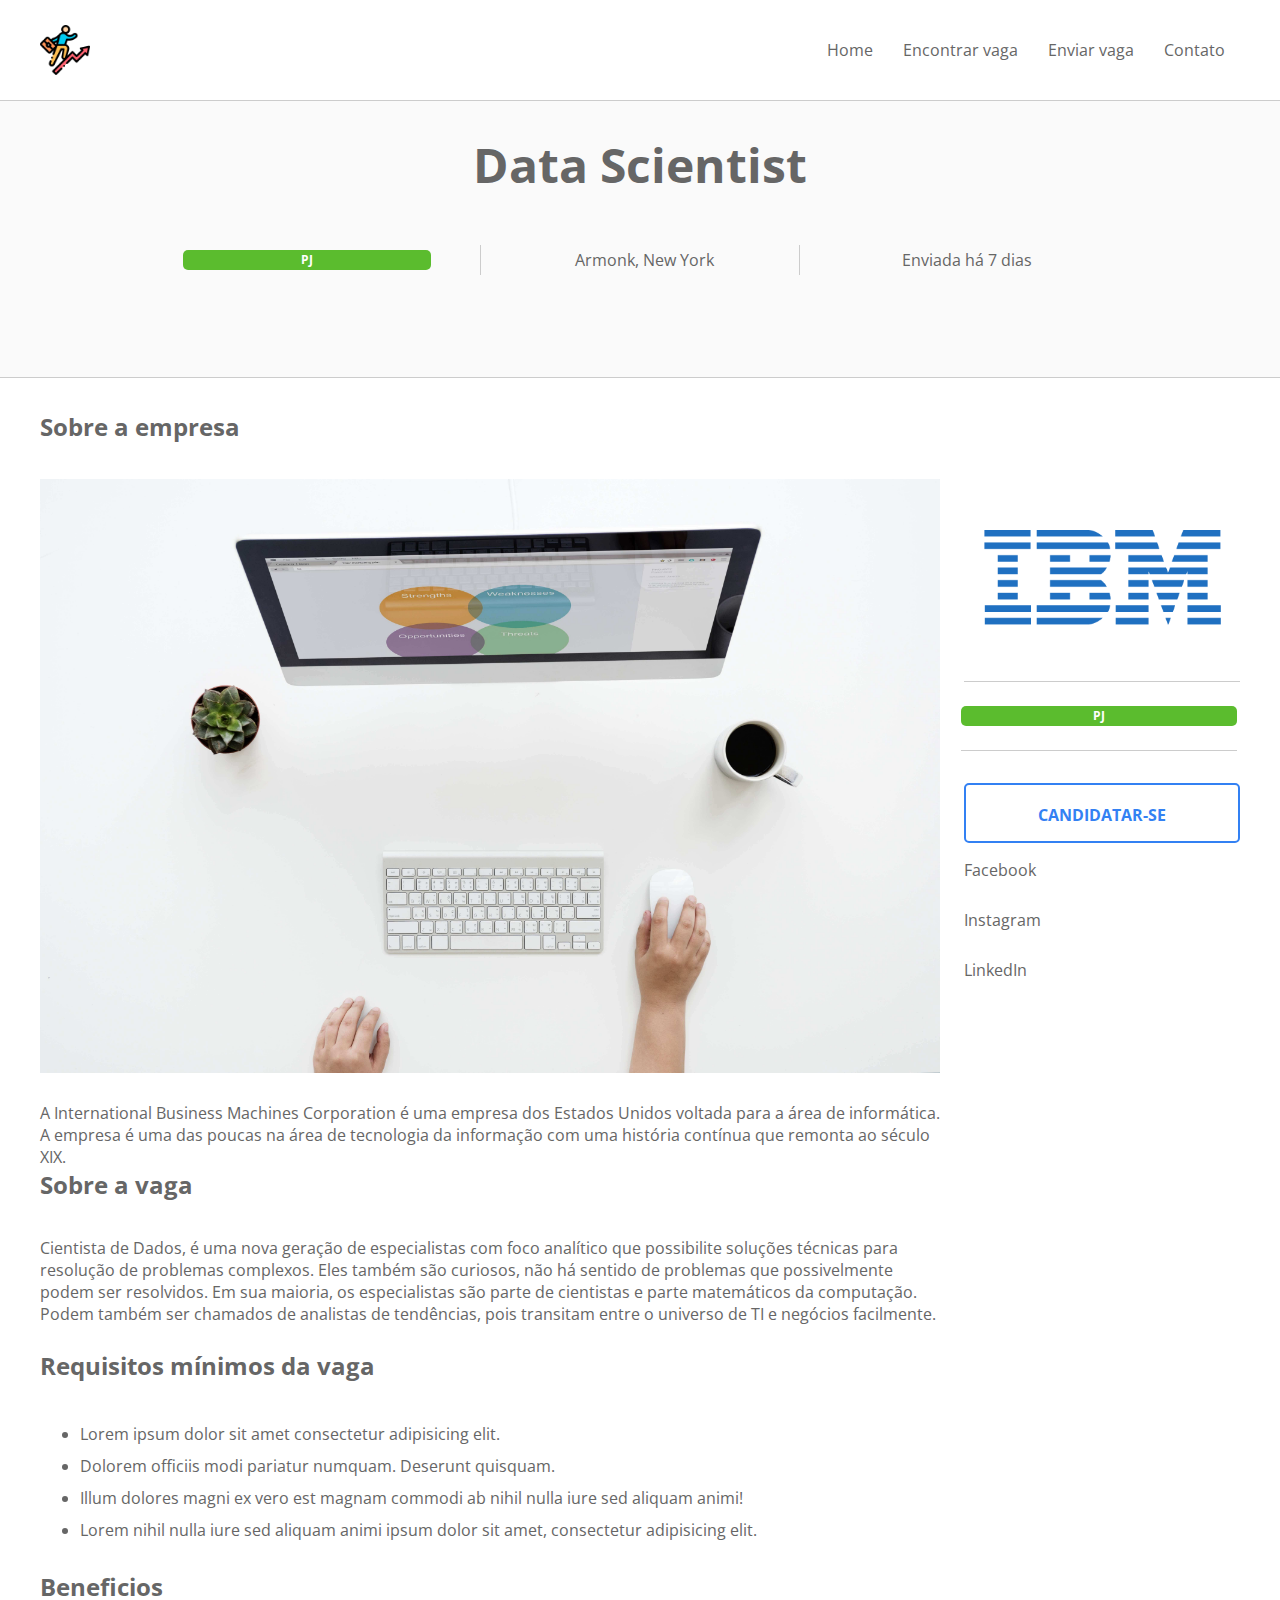
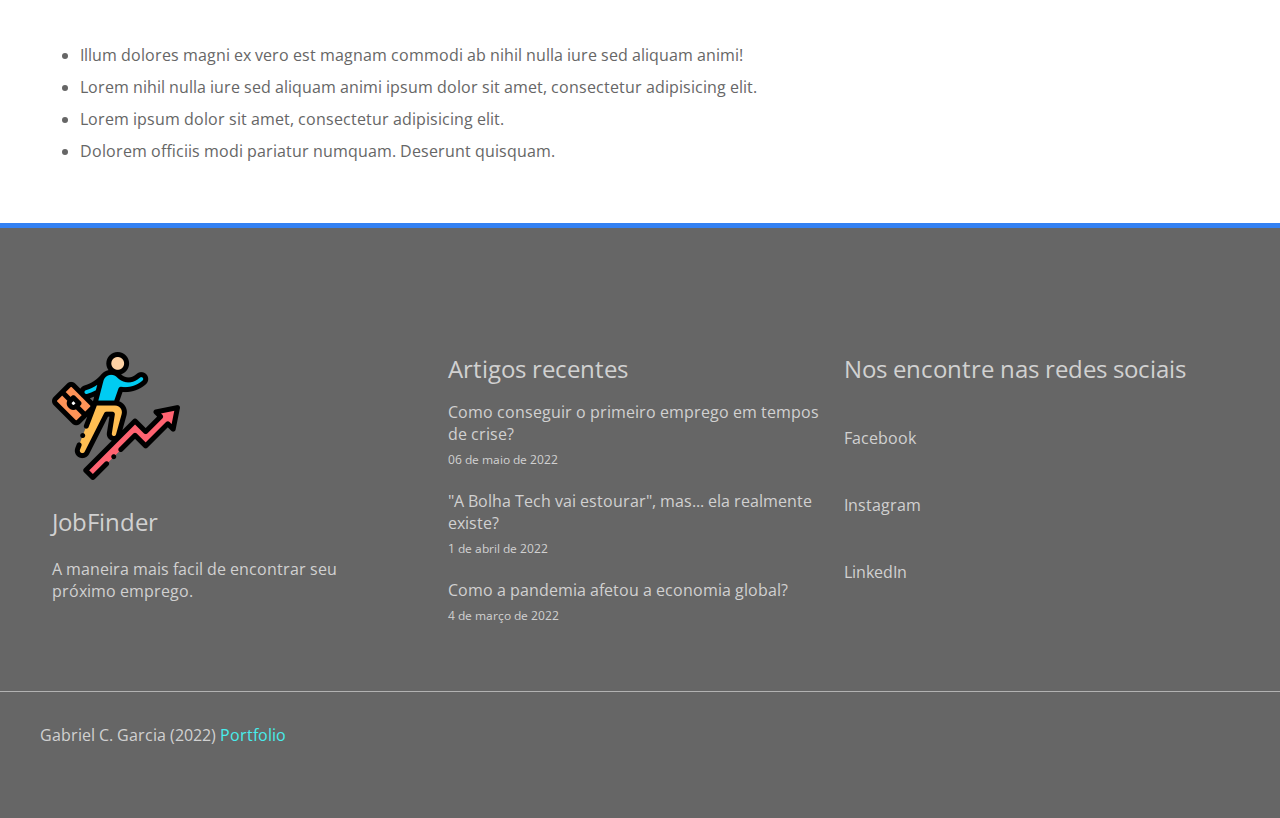
<file: job2.html>
<!DOCTYPE html>
<html lang="pt-br">
<head>
    <meta charset="UTF-8">
    <meta http-equiv="X-UA-Compatible" content="IE=edge">
    <meta name="viewport" content="width=device-width, initial-scale=1.0">
    <title>JobFinder - Vaga IBM</title>
    <link rel="stylesheet" href="CSS/style.css">
    <link rel="preconnect" href="https://fonts.googleapis.com">
    <link rel="preconnect" href="https://fonts.gstatic.com" crossorigin>
    <link href="https://fonts.googleapis.com/css2?family=Open+Sans:ital,wght@0,300;0,400;0,500;0,700;0,800;1,300;1,400;1,500;1,600;1,700;1,800&display=swap" rel="stylesheet">
    <link href="https://cdn.lineicons.com/3.0/lineicons.css" rel="stylesheet">
</head>
<body>
    <div class="container" id="jobpage">
        <header>
            <nav>
                <div class="nav-container">
                    <a href="index.html">
                        <img src="img/logo.png" alt="JobFinder" id="logo">
                    </a>
                    <i class="lni lni-menu btn-menumobile"></i>
                    <ul>
                        <li><a href="index.html">Home</a></li>
                        <li><a href="findjobs.html">Encontrar vaga</a></li>
                        <li><a href="sendjobs.html">Enviar vaga</a></li>
                        <li><a href="#contato">Contato</a></li>
                    </ul>
                </div>
            </nav>
        </header>
        <div id="job-header">
            <h1>Data Scientist</h1>
            <div id="job-info">
                <div class="job-type">
                    <span class="pj">PJ</span>
                </div>
                <div class="locality">
                    <i class="lni lni-money-location"></i>
                    <p>Armonk, New York</p>
                </div>
                <div class="date">
                    <i class="lni lni-calendar"></i>
                    <p>Enviada há 7 dias</p>
                </div>
            </div>
        </div>
        <div class="wrapper">
            <main id="job-container">
                <div class="about-company-container">
                    <h2 class="page-title">Sobre a empresa</h2>
                    <img src="img/banner4.jpg" id="company-img" alt="Como é IBM">
                    <p class="discription">A International Business Machines Corporation é uma empresa dos Estados Unidos voltada para a área de informática. A empresa é uma das poucas na área de tecnologia da informação com uma história contínua que remonta ao século XIX.</p>
                </div>
                <div id="about-job-container">
                    <h2 class="page-title">Sobre a vaga</h2>
                    <p class="description">Cientista de Dados, é uma nova geração de especialistas com foco analítico que possibilite soluções técnicas para resolução de problemas complexos. Eles também são curiosos, não há sentido de problemas que possivelmente podem ser resolvidos. Em sua maioria, os especialistas são parte de cientistas e parte matemáticos da computação. Podem também ser chamados de analistas de tendências, pois transitam entre o universo de TI e negócios facilmente.</p>
                </div>
                <div id="min-requirements">
                    <h2 class="page-title">Requisitos mínimos da vaga</h2>
                    <ul class="jobpage-list">
                        <li>Lorem ipsum dolor sit amet consectetur adipisicing elit.</li>
                        <li>Dolorem officiis modi pariatur numquam. Deserunt quisquam.</li>
                        <li>Illum dolores magni ex vero est magnam commodi ab nihil nulla iure sed aliquam animi!</li>
                        <li>Lorem nihil nulla iure sed aliquam animi ipsum dolor sit amet, consectetur adipisicing elit.</li>
                    </ul>
                </div>
                <div id="job-benefits-container">
                    <h2 class="page-title">Beneficios</h2>
                    <ul class="jobpage-list">
                        <li>Illum dolores magni ex vero est magnam commodi ab nihil nulla iure sed aliquam animi!</li>
                        <li>Lorem nihil nulla iure sed aliquam animi ipsum dolor sit amet, consectetur adipisicing elit.</li>
                        <li>Lorem ipsum dolor sit amet, consectetur adipisicing elit.</li>
                        <li>Dolorem officiis modi pariatur numquam. Deserunt quisquam.</li>
                    </ul>
                </div>
            </main>

            <aside id="companyinfo-container">
                <img src="img/ibmlogo.png" alt="IBM logo">
                <div class="job-type">
                    <span class="pj">PJ</span>
                </div>
                <a id="apply-btn" href="#">Candidatar-se</a>
                <div class="companysocial-container">
                    <ul id="job-social-list">
                        <li>
                            <a href="#">
                                <i class="lni lni-facebook-original"></i>
                                <span>Facebook</span>
                            </a>
                        </li>
                        <li>
                            <a href="#">
                                <i class="lni lni-instagram-original"></i>
                                <span>Instagram</span>
                            </a>
                        </li>
                        <li>
                            <a href="#">
                                <i class="lni lni-linkedin-original"></i>
                                <span>LinkedIn</span>
                            </a>
                        </li>
                    </ul>
                </div>
            </aside>

        </div>
        <footer>
            <div class="wrapper">
                <div class="footer-box">
                    <div class="company-footer">
                        <img src="img/logo.png">
                        <h2>JobFinder</h2>
                        <p>A maneira mais facil de encontrar seu próximo emprego.</p>
                    </div>
                </div>
                <div class="footer-box">
                    <div class="aticle-footer">
                        <h2>Artigos recentes</h2>
                        <ul class="footer-list footer-article-list">
                            <li>
                                <a href="#">Como conseguir o primeiro emprego em tempos de crise?</a>
                                <span class="article-date">06 de maio de 2022</span>
                            </li>
                            <li>
                                <a href="#">"A Bolha Tech vai estourar", mas... ela realmente existe?</a>
                                <span class="article-date">1 de abril de 2022</span>
                            </li>
                            <li>
                                <a href="#">Como a pandemia afetou a economia global?</a>
                                <span class="article-date">4 de março de 2022</span>
                            </li>
                        </ul>
                    </div>
                </div>
                <a href="" name="contato"></a>
                <div class="footer-box">
                    <h2>Nos encontre nas redes sociais</h2>
                    <ul class="footer-list">
                        <li>
                            <a href="#">
                                <i class="lni lni-facebook-original"></i> <br>
                                <span>Facebook</span>
                            </a>
                        </li>
                        <li>
                            <a href="#">
                                <i class="lni lni-instagram-original"></i> <br>
                                <span>Instagram</span>
                            </a>
                        </li>
                        <li>
                            <a href="#">
                                <i class="lni lni-linkedin-original"></i> <br>
                                <span>LinkedIn</span>
                            </a>
                        </li>
                    </ul>
                </div>
            </div>
            <div class="footer-bottom">
                <div class="wrapper">
                    <i class="lni lni-user"></i>
                    <span>Gabriel C. Garcia (2022)</span>
                    <a href="https://gabrielcgarcia.github.io/PORTFOLIO/" target="_blank" style="color: #48ecec;">Portfolio <i class="lni lni-arrow-top-right"></i></a>
                </div>
            </div>
        </footer>
    </div>
    <!-- JQUERY-->
    <script src="https://code.jquery.com/jquery-3.6.0.min.js" integrity="sha256-/xUj+3OJU5yExlq6GSYGSHk7tPXikynS7ogEvDej/m4=" crossorigin="anonymous"></script>
    <script src="script.js"></script>
</body>
</html>
</file>
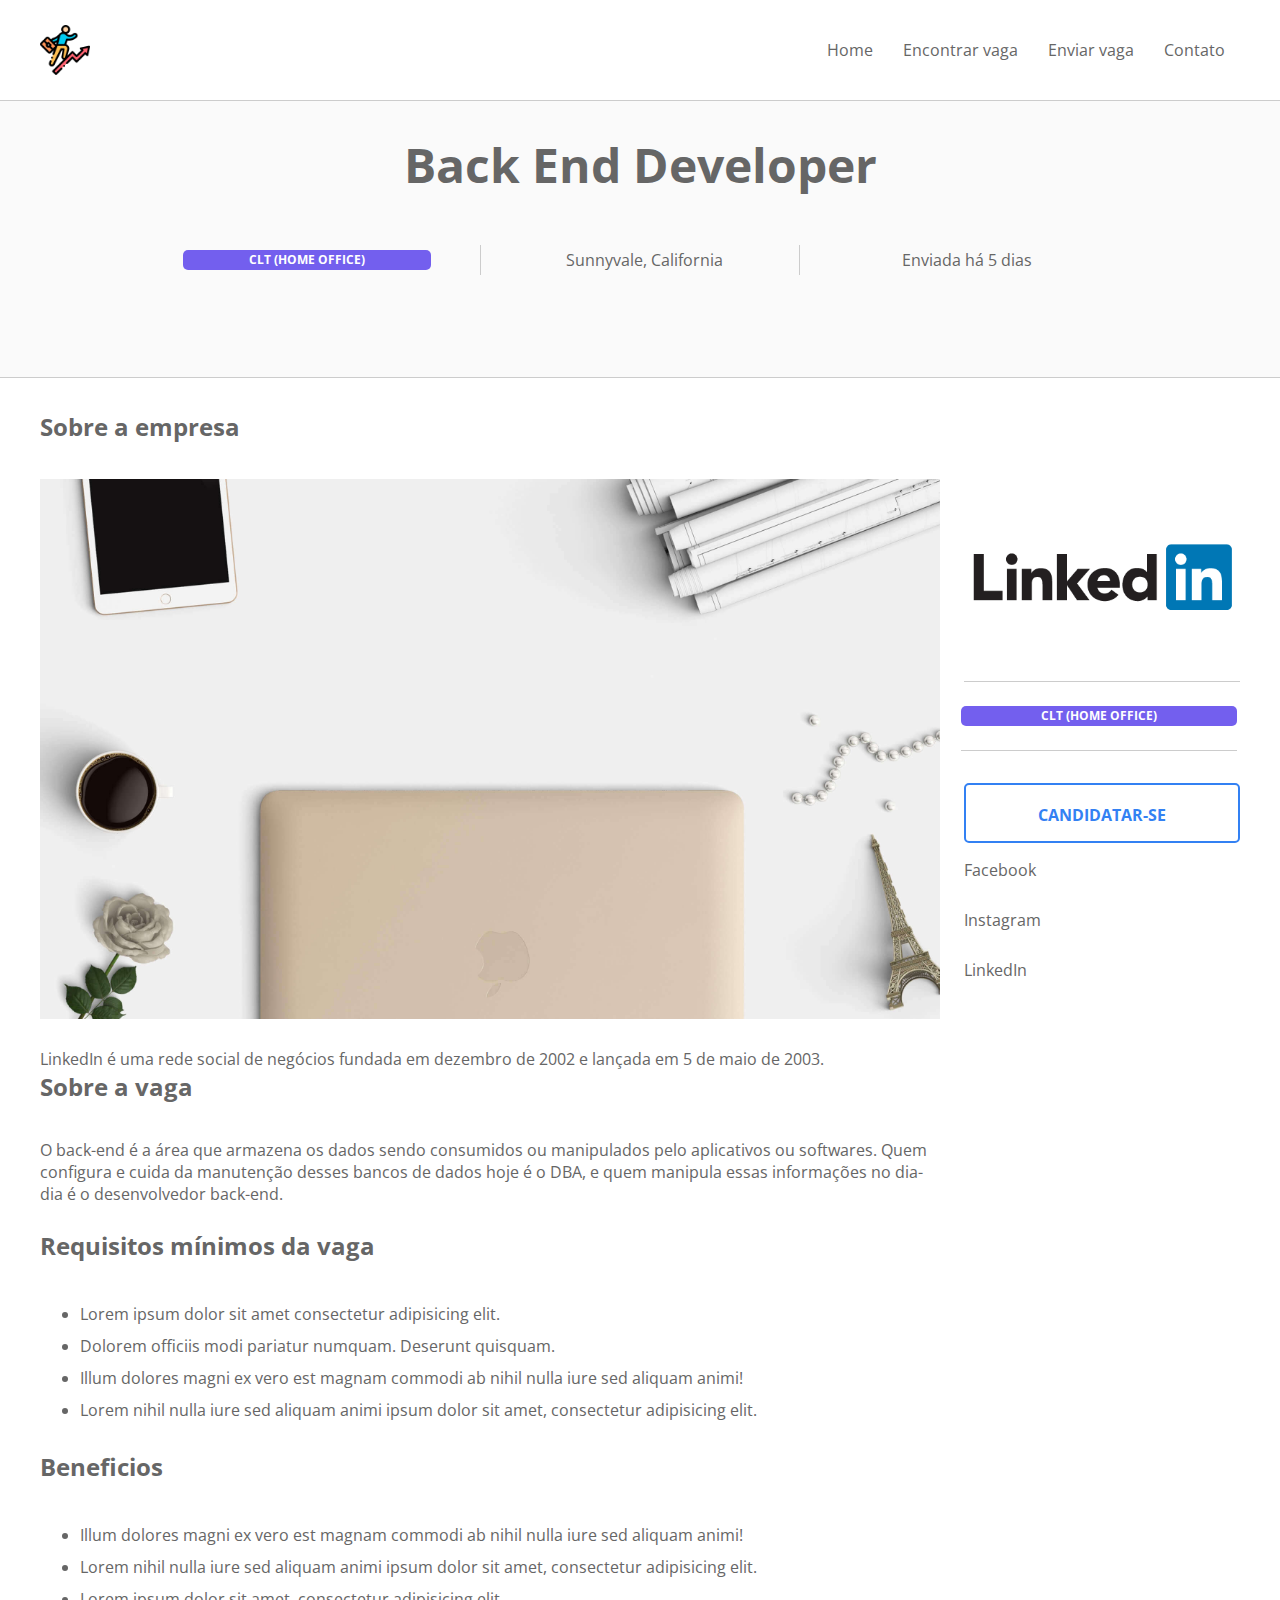
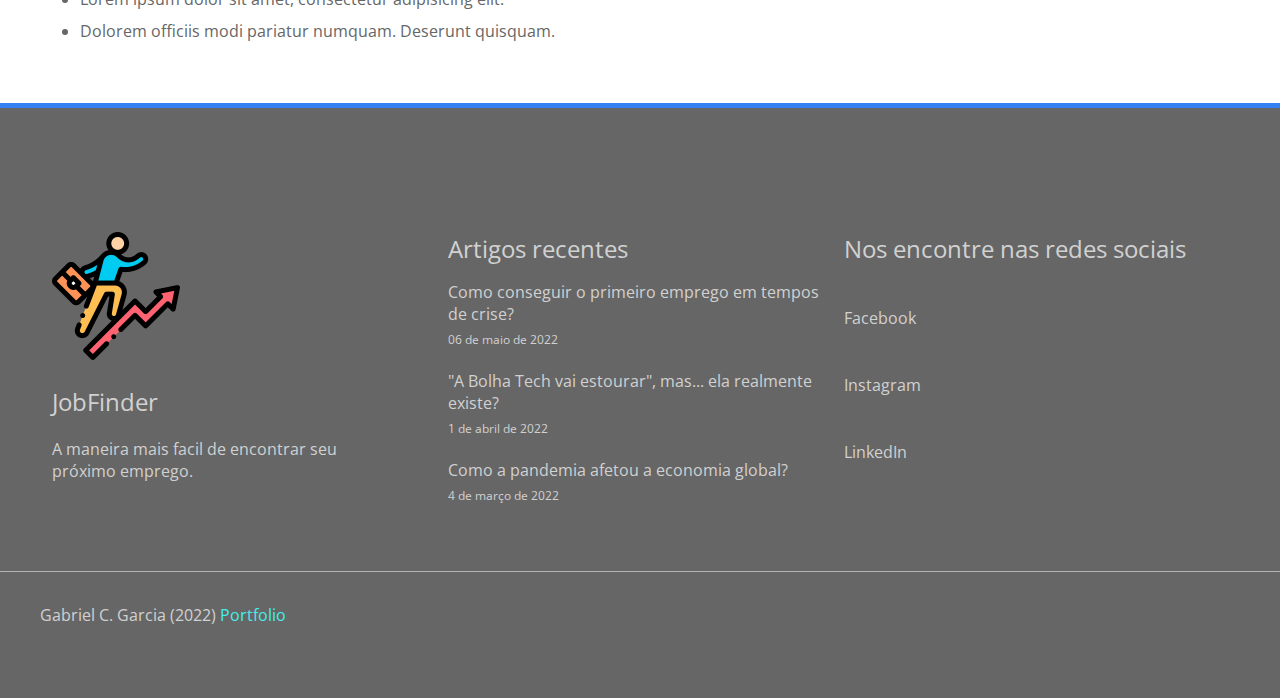
<file: job3.html>
<!DOCTYPE html>
<html lang="pt-br">
<head>
    <meta charset="UTF-8">
    <meta http-equiv="X-UA-Compatible" content="IE=edge">
    <meta name="viewport" content="width=device-width, initial-scale=1.0">
    <title>JobFinder - Vaga LinkedIn</title>
    <link rel="stylesheet" href="CSS/style.css">
    <link rel="preconnect" href="https://fonts.googleapis.com">
    <link rel="preconnect" href="https://fonts.gstatic.com" crossorigin>
    <link href="https://fonts.googleapis.com/css2?family=Open+Sans:ital,wght@0,300;0,400;0,500;0,700;0,800;1,300;1,400;1,500;1,600;1,700;1,800&display=swap" rel="stylesheet">
    <link href="https://cdn.lineicons.com/3.0/lineicons.css" rel="stylesheet">
</head>
<body>
    <div class="container" id="jobpage">
        <header>
            <nav>
                <div class="nav-container">
                    <a href="index.html">
                        <img src="img/logo.png" alt="JobFinder" id="logo">
                    </a>
                    <i class="lni lni-menu btn-menumobile"></i>
                    <ul>
                        <li><a href="index.html">Home</a></li>
                        <li><a href="findjobs.html">Encontrar vaga</a></li>
                        <li><a href="sendjobs.html">Enviar vaga</a></li>
                        <li><a href="#contato">Contato</a></li>
                    </ul>
                </div>
            </nav>
        </header>
        <div id="job-header">
            <h1>Back End Developer</h1>
            <div id="job-info">
                <div class="job-type">
                    <span class="clt">CLT (Home Office)</span>
                </div>
                <div class="locality">
                    <i class="lni lni-money-location"></i>
                    <p>Sunnyvale, California</p>
                </div>
                <div class="date">
                    <i class="lni lni-calendar"></i>
                    <p>Enviada há 5 dias</p>
                </div>
            </div>
        </div>
        <div class="wrapper">
            <main id="job-container">
                <div class="about-company-container">
                    <h2 class="page-title">Sobre a empresa</h2>
                    <img src="img/banner3.jpg" id="company-img" alt="Como é IBM">
                    <p class="discription">LinkedIn é uma rede social de negócios fundada em dezembro de 2002 e lançada em 5 de maio de 2003.</p>
                </div>
                <div id="about-job-container">
                    <h2 class="page-title">Sobre a vaga</h2>
                    <p class="description">O back-end é a área que armazena os dados sendo consumidos ou manipulados pelo aplicativos ou softwares. Quem configura e cuida da manutenção desses bancos de dados hoje é o DBA, e quem manipula essas informações no dia-dia é o desenvolvedor back-end.</p>
                </div>
                <div id="min-requirements">
                    <h2 class="page-title">Requisitos mínimos da vaga</h2>
                    <ul class="jobpage-list">
                        <li>Lorem ipsum dolor sit amet consectetur adipisicing elit.</li>
                        <li>Dolorem officiis modi pariatur numquam. Deserunt quisquam.</li>
                        <li>Illum dolores magni ex vero est magnam commodi ab nihil nulla iure sed aliquam animi!</li>
                        <li>Lorem nihil nulla iure sed aliquam animi ipsum dolor sit amet, consectetur adipisicing elit.</li>
                    </ul>
                </div>
                <div id="job-benefits-container">
                    <h2 class="page-title">Beneficios</h2>
                    <ul class="jobpage-list">
                        <li>Illum dolores magni ex vero est magnam commodi ab nihil nulla iure sed aliquam animi!</li>
                        <li>Lorem nihil nulla iure sed aliquam animi ipsum dolor sit amet, consectetur adipisicing elit.</li>
                        <li>Lorem ipsum dolor sit amet, consectetur adipisicing elit.</li>
                        <li>Dolorem officiis modi pariatur numquam. Deserunt quisquam.</li>
                    </ul>
                </div>
            </main>

            <aside id="companyinfo-container">
                <img src="img/linkedinlogo.png" alt="IBM logo">
                <div class="job-type">
                    <span class="clt">CLT (Home Office)</span>
                </div>
                <a id="apply-btn" href="#">Candidatar-se</a>
                <div class="companysocial-container">
                    <ul id="job-social-list">
                        <li>
                            <a href="#">
                                <i class="lni lni-facebook-original"></i>
                                <span>Facebook</span>
                            </a>
                        </li>
                        <li>
                            <a href="#">
                                <i class="lni lni-instagram-original"></i>
                                <span>Instagram</span>
                            </a>
                        </li>
                        <li>
                            <a href="#">
                                <i class="lni lni-linkedin-original"></i>
                                <span>LinkedIn</span>
                            </a>
                        </li>
                    </ul>
                </div>
            </aside>

        </div>
        <footer>
            <div class="wrapper">
                <div class="footer-box">
                    <div class="company-footer">
                        <img src="img/logo.png">
                        <h2>JobFinder</h2>
                        <p>A maneira mais facil de encontrar seu próximo emprego.</p>
                    </div>
                </div>
                <div class="footer-box">
                    <div class="aticle-footer">
                        <h2>Artigos recentes</h2>
                        <ul class="footer-list footer-article-list">
                            <li>
                                <a href="#">Como conseguir o primeiro emprego em tempos de crise?</a>
                                <span class="article-date">06 de maio de 2022</span>
                            </li>
                            <li>
                                <a href="#">"A Bolha Tech vai estourar", mas... ela realmente existe?</a>
                                <span class="article-date">1 de abril de 2022</span>
                            </li>
                            <li>
                                <a href="#">Como a pandemia afetou a economia global?</a>
                                <span class="article-date">4 de março de 2022</span>
                            </li>
                        </ul>
                    </div>
                </div>
                <a href="" name="contato"></a>
                <div class="footer-box">
                    <h2>Nos encontre nas redes sociais</h2>
                    <ul class="footer-list">
                        <li>
                            <a href="#">
                                <i class="lni lni-facebook-original"></i> <br>
                                <span>Facebook</span>
                            </a>
                        </li>
                        <li>
                            <a href="#">
                                <i class="lni lni-instagram-original"></i> <br>
                                <span>Instagram</span>
                            </a>
                        </li>
                        <li>
                            <a href="#">
                                <i class="lni lni-linkedin-original"></i> <br>
                                <span>LinkedIn</span>
                            </a>
                        </li>
                    </ul>
                </div>
            </div>
            <div class="footer-bottom">
                <div class="wrapper">
                    <i class="lni lni-user"></i>
                    <span>Gabriel C. Garcia (2022)</span>
                    <a href="https://gabrielcgarcia.github.io/PORTFOLIO/" target="_blank" style="color: #48ecec;">Portfolio <i class="lni lni-arrow-top-right"></i></a>
                </div>
            </div>
        </footer>
    </div>
    <!-- JQUERY-->
    <script src="https://code.jquery.com/jquery-3.6.0.min.js" integrity="sha256-/xUj+3OJU5yExlq6GSYGSHk7tPXikynS7ogEvDej/m4=" crossorigin="anonymous"></script>
    <script src="script.js"></script>
</body>
</html>
</file>
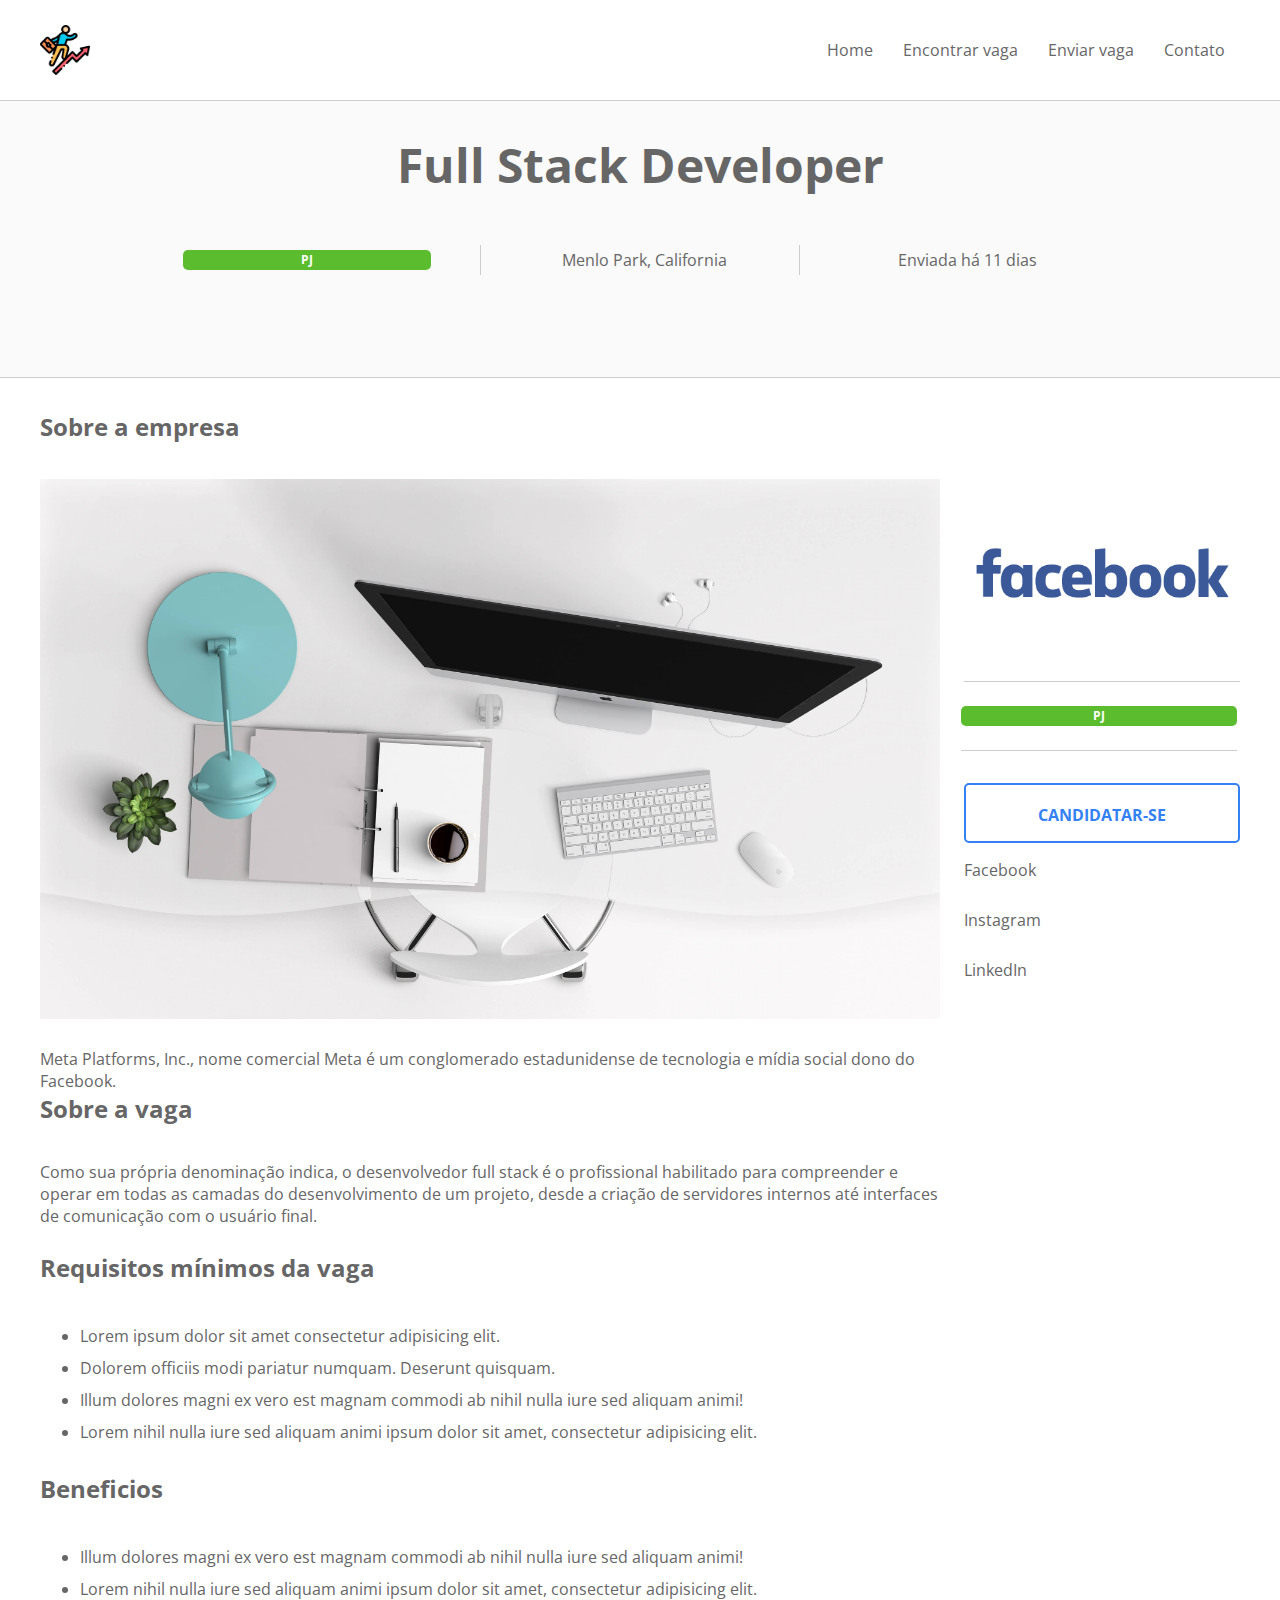
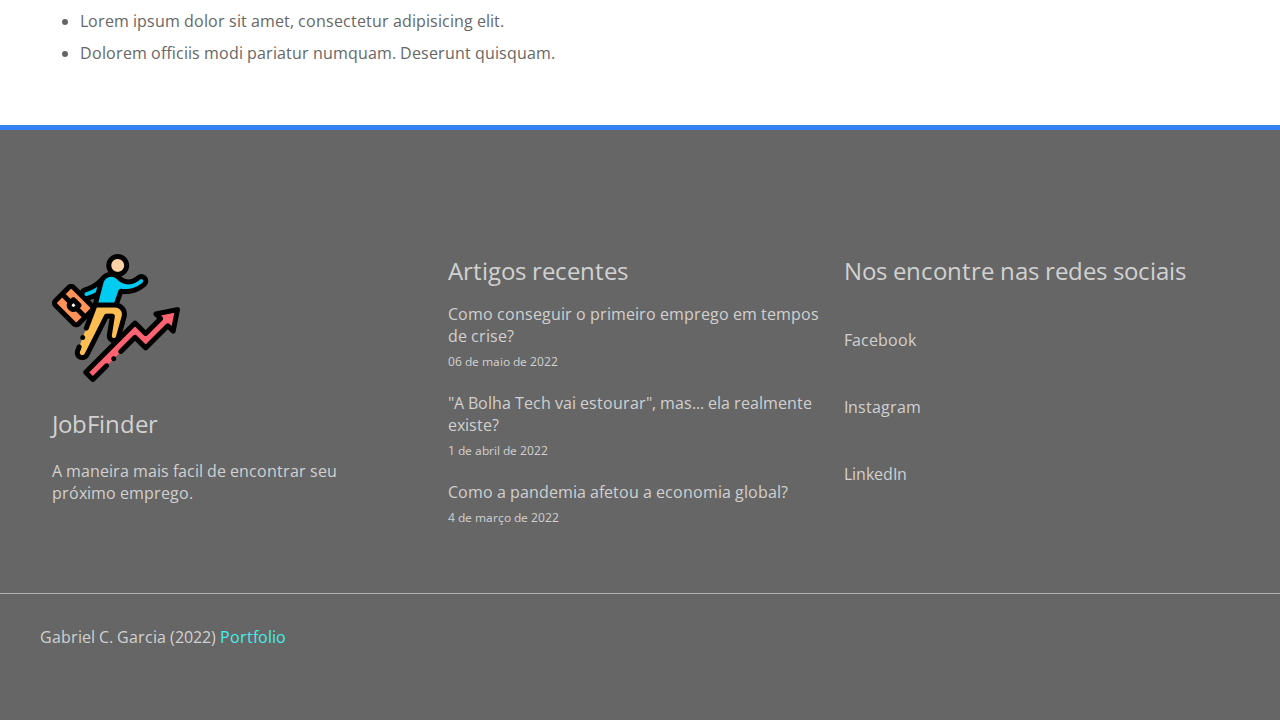
<file: job4.html>
<!DOCTYPE html>
<html lang="pt-br">
<head>
    <meta charset="UTF-8">
    <meta http-equiv="X-UA-Compatible" content="IE=edge">
    <meta name="viewport" content="width=device-width, initial-scale=1.0">
    <title>JobFinder - Vaga Facebook</title>
    <link rel="stylesheet" href="CSS/style.css">
    <link rel="preconnect" href="https://fonts.googleapis.com">
    <link rel="preconnect" href="https://fonts.gstatic.com" crossorigin>
    <link href="https://fonts.googleapis.com/css2?family=Open+Sans:ital,wght@0,300;0,400;0,500;0,700;0,800;1,300;1,400;1,500;1,600;1,700;1,800&display=swap" rel="stylesheet">
    <link href="https://cdn.lineicons.com/3.0/lineicons.css" rel="stylesheet">
</head>
<body>
    <div class="container" id="jobpage">
        <header>
            <nav>
                <div class="nav-container">
                    <a href="index.html">
                        <img src="img/logo.png" alt="JobFinder" id="logo">
                    </a>
                    <i class="lni lni-menu btn-menumobile"></i>
                    <ul>
                        <li><a href="index.html">Home</a></li>
                        <li><a href="findjobs.html">Encontrar vaga</a></li>
                        <li><a href="sendjobs.html">Enviar vaga</a></li>
                        <li><a href="#contato">Contato</a></li>
                    </ul>
                </div>
            </nav>
        </header>
        <div id="job-header">
            <h1>Full Stack Developer</h1>
            <div id="job-info">
                <div class="job-type">
                    <span class="pj">PJ</span>
                </div>
                <div class="locality">
                    <i class="lni lni-money-location"></i>
                    <p>Menlo Park, California</p>
                </div>
                <div class="date">
                    <i class="lni lni-calendar"></i>
                    <p>Enviada há 11 dias</p>
                </div>
            </div>
        </div>
        <div class="wrapper">
            <main id="job-container">
                <div class="about-company-container">
                    <h2 class="page-title">Sobre a empresa</h2>
                    <img src="img/banner.jpg" id="company-img" alt="Como é IBM">
                    <p class="discription">Meta Platforms, Inc., nome comercial Meta é um conglomerado estadunidense de tecnologia e mídia social dono do Facebook.</p>
                </div>
                <div id="about-job-container">
                    <h2 class="page-title">Sobre a vaga</h2>
                    <p class="description">Como sua própria denominação indica, o desenvolvedor full stack é o profissional habilitado para compreender e operar em todas as camadas do desenvolvimento de um projeto, desde a criação de servidores internos até interfaces de comunicação com o usuário final.</p>
                </div>
                <div id="min-requirements">
                    <h2 class="page-title">Requisitos mínimos da vaga</h2>
                    <ul class="jobpage-list">
                        <li>Lorem ipsum dolor sit amet consectetur adipisicing elit.</li>
                        <li>Dolorem officiis modi pariatur numquam. Deserunt quisquam.</li>
                        <li>Illum dolores magni ex vero est magnam commodi ab nihil nulla iure sed aliquam animi!</li>
                        <li>Lorem nihil nulla iure sed aliquam animi ipsum dolor sit amet, consectetur adipisicing elit.</li>
                    </ul>
                </div>
                <div id="job-benefits-container">
                    <h2 class="page-title">Beneficios</h2>
                    <ul class="jobpage-list">
                        <li>Illum dolores magni ex vero est magnam commodi ab nihil nulla iure sed aliquam animi!</li>
                        <li>Lorem nihil nulla iure sed aliquam animi ipsum dolor sit amet, consectetur adipisicing elit.</li>
                        <li>Lorem ipsum dolor sit amet, consectetur adipisicing elit.</li>
                        <li>Dolorem officiis modi pariatur numquam. Deserunt quisquam.</li>
                    </ul>
                </div>
            </main>

            <aside id="companyinfo-container">
                <img src="img/facebooklogo.png" alt="IBM logo">
                <div class="job-type">
                    <span class="pj">PJ</span>
                </div>
                <a id="apply-btn" href="#">Candidatar-se</a>
                <div class="companysocial-container">
                    <ul id="job-social-list">
                        <li>
                            <a href="#">
                                <i class="lni lni-facebook-original"></i>
                                <span>Facebook</span>
                            </a>
                        </li>
                        <li>
                            <a href="#">
                                <i class="lni lni-instagram-original"></i>
                                <span>Instagram</span>
                            </a>
                        </li>
                        <li>
                            <a href="#">
                                <i class="lni lni-linkedin-original"></i>
                                <span>LinkedIn</span>
                            </a>
                        </li>
                    </ul>
                </div>
            </aside>

        </div>
        <footer>
            <div class="wrapper">
                <div class="footer-box">
                    <div class="company-footer">
                        <img src="img/logo.png">
                        <h2>JobFinder</h2>
                        <p>A maneira mais facil de encontrar seu próximo emprego.</p>
                    </div>
                </div>
                <div class="footer-box">
                    <div class="aticle-footer">
                        <h2>Artigos recentes</h2>
                        <ul class="footer-list footer-article-list">
                            <li>
                                <a href="#">Como conseguir o primeiro emprego em tempos de crise?</a>
                                <span class="article-date">06 de maio de 2022</span>
                            </li>
                            <li>
                                <a href="#">"A Bolha Tech vai estourar", mas... ela realmente existe?</a>
                                <span class="article-date">1 de abril de 2022</span>
                            </li>
                            <li>
                                <a href="#">Como a pandemia afetou a economia global?</a>
                                <span class="article-date">4 de março de 2022</span>
                            </li>
                        </ul>
                    </div>
                </div>
                <a href="" name="contato"></a>
                <div class="footer-box">
                    <h2>Nos encontre nas redes sociais</h2>
                    <ul class="footer-list">
                        <li>
                            <a href="#">
                                <i class="lni lni-facebook-original"></i> <br>
                                <span>Facebook</span>
                            </a>
                        </li>
                        <li>
                            <a href="#">
                                <i class="lni lni-instagram-original"></i> <br>
                                <span>Instagram</span>
                            </a>
                        </li>
                        <li>
                            <a href="#">
                                <i class="lni lni-linkedin-original"></i> <br>
                                <span>LinkedIn</span>
                            </a>
                        </li>
                    </ul>
                </div>
            </div>
            <div class="footer-bottom">
                <div class="wrapper">
                    <i class="lni lni-user"></i>
                    <span>Gabriel C. Garcia (2022)</span>
                    <a href="https://gabrielcgarcia.github.io/PORTFOLIO/" target="_blank" style="color: #48ecec;">Portfolio <i class="lni lni-arrow-top-right"></i></a>
                </div>
            </div>
        </footer>
    </div>
    <!-- JQUERY-->
    <script src="https://code.jquery.com/jquery-3.6.0.min.js" integrity="sha256-/xUj+3OJU5yExlq6GSYGSHk7tPXikynS7ogEvDej/m4=" crossorigin="anonymous"></script>
    <script src="script.js"></script>
</body>
</html>
</file>
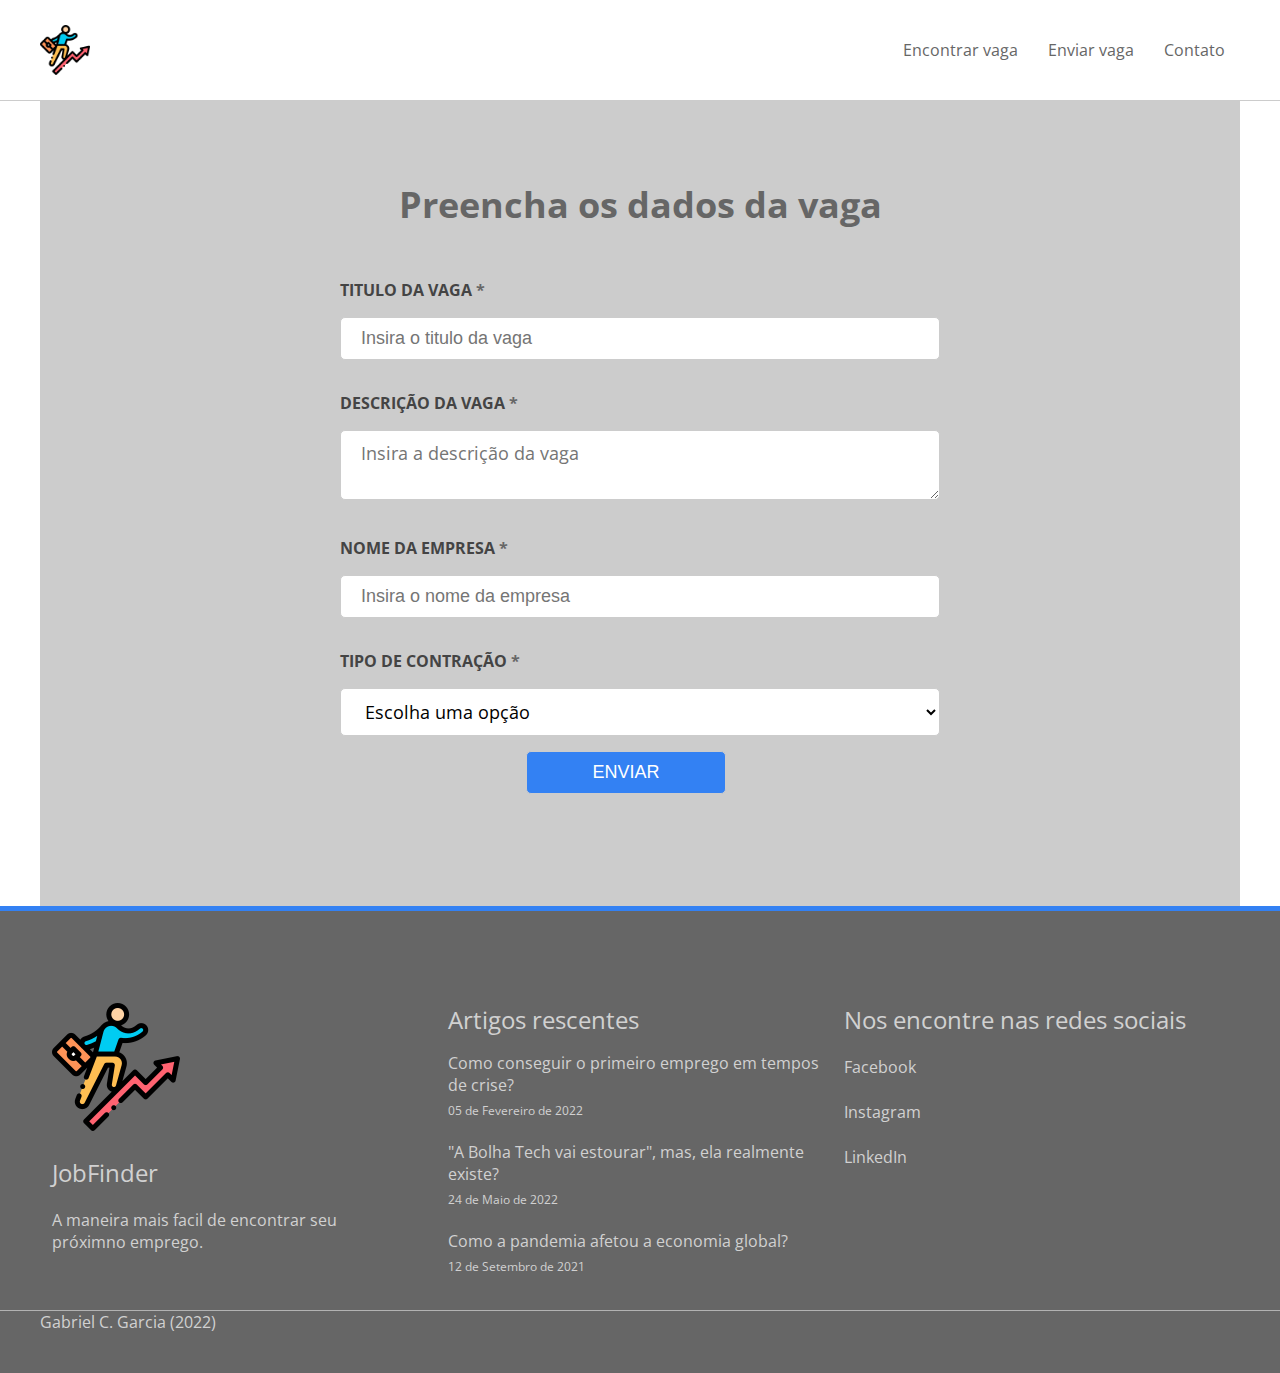
<file: sendjobs.html>
<!DOCTYPE html>
<html lang="pt-br">
<head>
    <meta charset="UTF-8">
    <meta http-equiv="X-UA-Compatible" content="IE=edge">
    <meta name="viewport" content="width=device-width, initial-scale=1.0">
    <title>JobFinder</title>
    <link rel="stylesheet" href="CSS/style.css">
    <link rel="preconnect" href="https://fonts.googleapis.com">
    <link rel="preconnect" href="https://fonts.gstatic.com" crossorigin>
    <link href="https://fonts.googleapis.com/css2?family=Open+Sans:ital,wght@0,300;0,400;0,500;0,700;0,800;1,300;1,400;1,500;1,600;1,700;1,800&display=swap" rel="stylesheet">
    <link href="https://cdn.lineicons.com/3.0/lineicons.css" rel="stylesheet">
</head>
<body>
    <div class="container" id="sendjobs">
        <header>
            <nav>
                <div class="nav-container">
                    <a href="index.html">
                        <img src="img/logo.png" alt="JobFinder" id="logo">
                    </a>
                    <i class="lni lni-menu btn-menumobile"></i>
                    <ul>
                        <li><a href="findjobs.html">Encontrar vaga</a></li>
                        <li><a href="sendjobs.html">Enviar vaga</a></li>
                        <li><a href="#">Contato</a></li>
                    </ul>
                </div>
            </nav>
        </header>
        <main id="sendjobs-container" class="wrapper">
            <h1>Preencha os dados da vaga</h1>
            <form>
                <div class="input-box">
                    <label>Titulo da vaga <span class="required">*</span></label>
                    <input type="text" name="jobtitle" placeholder="Insira o titulo da vaga">
                </div>
                <div class="input-box">
                    <label>Descrição da vaga <span class="required">*</span></label>
                    <textarea type="text" name="description" placeholder="Insira a descrição da vaga"></textarea>
                </div>
                <div class="input-box">
                    <label>Nome da empresa <span class="required">*</span></label>
                    <input type="text" name="company" placeholder="Insira o nome da empresa">
                </div>
                <div class="input-box">
                    <label>Tipo de contração <span class="required">*</span></label>
                    <select name="jobtype">
                        <option value="">Escolha uma opção</option>
                        <option value="pj">PJ</option>
                        <option value="clt">CLT</option>
                        <option value="homeoffice">Home Office</option>
                        <option value="freelancer">Free Lancer</option>
                    </select>
                <div class="input-box">
                    <input type="submit" value="Enviar">
                </div>
                </div>
            </form>
        </main>
        <footer>
            <div class="wrapper">
                <div class="footer-box">
                    <div class="company-footer">
                        <img src="img/logo.png">
                        <h2>JobFinder</h2>
                        <p>A maneira mais facil de encontrar seu próximno emprego.</p>
                    </div>
                </div>
                <div class="footer-box">
                    <div class="aticle-footer">
                        <h2>Artigos rescentes</h2>
                        <ul class="footer-list footer-article-list">
                            <li>
                                <a href="#">Como conseguir o primeiro emprego em tempos de crise?</a>
                                <span class="article-date">05 de Fevereiro de 2022</span>
                            </li>
                            <li>
                                <a href="#">"A Bolha Tech vai estourar", mas, ela realmente existe?</a>
                                <span class="article-date">24 de Maio de 2022</span>
                            </li>
                            <li>
                                <a href="#">Como a pandemia afetou a economia global?</a>
                                <span class="article-date">12 de Setembro de 2021</span>
                            </li>
                        </ul>
                    </div>
                </div>
                <div class="footer-box">
                    <h2>Nos encontre nas redes sociais</h2>
                    <ul class="footer-list">
                        <li>
                            <a href="#">
                                <i class="lni lni-facebook-original"></i>
                                <span>Facebook</span>
                            </a>
                        </li>
                        <li>
                            <a href="#">
                                <i class="lni lni-instagram-original"></i>
                                <span>Instagram</span>
                            </a>
                        </li>
                        <li>
                            <a href="#">
                                <i class="lni lni-linkedin-original"></i>
                                <span>LinkedIn</span>
                            </a>
                        </li>
                    </ul>
                </div>
            </div>
            <div class="footer-bottom">
                <div class="wrapper">
                    <i class="lni lni-user"></i>
                    <span>Gabriel C. Garcia (2022)</span>
                </div>
            </div>
        </footer>
    </div>
    <!-- JQUERY-->
    <script src="https://code.jquery.com/jquery-3.6.0.min.js" integrity="sha256-/xUj+3OJU5yExlq6GSYGSHk7tPXikynS7ogEvDej/m4=" crossorigin="anonymous"></script>
    <script src="script.js"></script>
</body>
</html>
</file>
<file: CSS/style.css>
/* geral */
html {
	font-family: 'Open Sans', sans-serif;
}

body {
	margin: 0;
}

h1, h2, h3, h4, h5, p, span {
	margin: 0;
	color: #666;
}

.container {
	max-width: 1920px;
	width: 100%;
	position: relative;
	margin-left: auto;
	margin-right: auto;
}

/* hide on desktop */
.nav-container .btn-menumobile {
	display: none;
}

/* header */
header {
	position: relative;
	top: 0;
	height: auto;
	width: 100%;
}

/* navbar */
nav {
	position: fixed;
	top: 0;
	left: 0;
	height: 100px;
	width: 100%;
	z-index: 1;
	background-color: #FFF;
	border-bottom: 1px solid #CCC;
}

nav:after {
	clear: both;
	content: "";
	display: block;
}

.nav-container {
	max-width: 1200px;
	position: relative;
	margin-left: auto;
	margin-right: auto;
}

#logo {
	width: 50px;
	height: 50px;
	margin-top: 25px;
}

.nav-container ul {
	float: right;
	height: 100px;
	line-height: 100px;
	margin: 0;
}

.nav-container ul li {
	list-style: none;
	float: left;
	margin: 0 15px;
}

.nav-container li a {
	text-decoration: none;
	color: #666;
	transition: .5s;
}

.nav-container li a:hover {
	color: #3381f3;
}

/* banner */
#main-banner {
	background: url('../img/banner6.jpg') no-repeat;
	background-size: cover;
	background-position: 0 55%;
	position: relative;
	margin-top: 100px;
}

#search-form {
	position: relative;
	width: 80%;
	margin-left: auto;
	margin-right: auto;
	padding-top: 15em;
	padding-bottom: 15em;
	text-align: center;
}

#search-form h1 {
	font-size: 40px;
}

#search-form p {
	margin-top: 30px;
	margin-bottom: 60px;
	font-size: 18px;
	font-weight: 300;
}

#search-form input, #search-form select, #sendjobs input, #sendjobs select, #sendjobs textarea {
	background-color: #FFF;
	border-radius: 5px;
	border-color: transparent;
	padding: 10px 20px;
	font-size: 18px;
	margin: 0 10px;
}

#search-form input[type=submit], #sendjobs input[type=submit] {
	background-color: #3381f3;
	text-transform: uppercase;
	color: #FFF;
	cursor: pointer;
	transition: 0.5s;
}

#search-form input[type=submit]:hover, #sendjobs input[type=submit]:hover {
	background-color: #FFF;
    color: #3381f3;
    border: 1px solid #3381f3;
}

/* seção de últimos empregos */
#lastjobs-container {
	text-align: center;
	padding: 100px 0;
}

.wrapper {
	max-width: 1200px;
	position: relative;
	margin-left: auto;
	margin-right: auto;
}

#lastjobs-container h1 {
	font-size: 36px;
	margin-bottom: 50px;
}

#lastjobs-container ul {
	padding: 0;
	border: 1px solid #CCC;
	border-radius: 10px;
}

#lastjobs-container ul li {
	list-style: none;
	text-align: left;
	border-bottom: solid 1px #CCC;
	height: 80px;
	position: relative;
}

#lastjobs-container ul li:after {
	clear: both;
	content: "";
	display: block;
}

#lastjobs-container ul li:last-child {
	border: none;
}

.clickarea {
	position: absolute;
	top: 0;
	left: 0;
	width: 100%;
	height: 100%;
}


/* company img */
.company-box {
	display: inline-block;
	width: 50%;
	position: relative;
	padding-left: 1%;
}

.company-box img {
	width: 100px;
	margin-top: 2.5px;
}

.company-box .company-info {
	display: inline-block;
	margin-left: 50px;
	margin-top: 10px;
	text-align: left;
	position: absolute;
}

.company-box .company-info h3 {
	font-weight: 300;
	margin-bottom: 10px;
}

.company-box .company-info p {
	font-weight: bold;
}

/* company locality */
.locality {
	color: #6d6d6d;
	display: inline-block;
	width: 25%;
	position: absolute;
	height: 100%;
	line-height: 80px;
}

.locality i, .locality p {
	display: inline-block;
}

.locality i {
	margin-right: 5px;
}


/* company job type */
.job-type {
	display: inline-block;
	width: 20%;
	height: 100%;
	position: absolute;
	padding-top: 30px;
	right: 1%;
	text-align: center;
	font-weight: bold;
	text-transform: uppercase;
	font-size: 12px;
	color: #FFF;
}

.job-type span {
	display: block;
	width: 100%;
	height: 20px;
	line-height: 20px;
	border-radius: 5px;
	color: #FFF;
}

.clt {
	background-color: #735fee;
}

.pj {
	background-color: #5bbc2e;
}

.homeoffice {
	background-color: #ff5a5f;
}

/* see more div */
.btnjobs-container {
	margin-top: 50px;
}

.btn-jobs {
	text-transform: uppercase;
	background-color: #FFF;
	color: #3381f3;
	border: 2px solid #3381f3;
	border-radius: 5px;
	text-decoration: none;
	padding: 10px 20px;
	font-weight: bold;
	transition: 0.5s;
}

.btn-jobs:hover {
	background-color: #3381f3;
	color: #FFF;
}

/* send jobs container */
#sendjobs-container {
	background: url('../img/banner2.jpg') no-repeat;
	background-size: cover;
	background-attachment: fixed;
	background-position: center;
	background-repeat: no-repeat;
	background-position: 0 25%;
	padding: 15em 0;
}

#sendjobs-container h2, #sendjobs-container p {
	width: 600px;
	color: #FFF;
}

#sendjobs-container h2 {
	font-size: 36px;
	margin-bottom: 50px;
}

#sendjobs-container p {
	font-size: 18px;
	margin-bottom: 50px;
}

.light-btn {
	background-color: #FFF;
	border: 2px solid #FFF;
	color: #666;
	font-weight: bold;
	text-transform: uppercase;
	padding: 10px 20px;
	text-decoration: none;
	border-radius: 5px;
	transition: 0.5s;
}

.light-btn:hover {
	background-color: transparent;
	color: #FFF;
}

/* jobfinder status */
#status-container {
	text-align: center;
	padding: 5em 0;
}

.title-center {
	font-size: 36px;
	margin-bottom: 30px;
}

.p-center {
	width: 80%;
	position: relative;
	margin-left: auto;
	margin-right: auto;
	font-size: 18px;
}

.status-box {
	display: inline-block;
	text-align: center;
	width: 24.5%;
	margin-top: 80px;
	border-left: 1px solid #DDD;
	border-right: 1px solid #DDD;
	height: 100px;
}

.status-box:nth-child(2) {
	border: none;
}

.status-box:nth-child(3) {
	border-right: none;
}

.status-qtd {
	font-size: 36px;
}

.status-text {
	font-size: 20px;
}

/* testmony container */
#testmony-container {
	background: url('../img/banner7.jpg') no-repeat;
	background-size: cover;
	background-attachment: fixed;
	background-position: center;
	background-repeat: no-repeat;
	padding: 10em 0;
}

#testmony-container h2, #testmony-container p {
	color: #FFF;
	text-align: center;
}

#testmony-container h2 {
	font-size: 36px;
	margin-bottom: 50px;
}

#testmony-container p {
	margin-bottom: 50px;
}

.testmony-box {
	display: inline-block;
	width: 24.5%;
	text-align: center;
}

#testmony-container .testmony-box .testmony-msg {
	background-color: #FFF;
	color: #666;
	border-radius: 10px;
	padding: 20px;
	width: 50%;
	position: relative;
	margin: 35px auto;
	font-style: italic;
}

.testmony-msg:after {
	content: "";
	width: 0; 
	height: 0; 
	border-left: 20px solid transparent;
	border-right: 20px solid transparent;
	border-top: 20px solid #FFF;
	position: absolute;
	bottom: -20px;
	left: 0;
	right: 0;
	margin-left: auto;
	margin-right: auto;
}

.testmony-box img {
	width: 100px;
	height: 100px;
	border: 1px solid #CCC;
	border-radius: 50%;
}

.testmony-name {
	font-weight: bold;
}

/* blog container */
#blog-container {
	text-align: center;
	padding: 5em 0;
}

#blog-container .p-center {
	margin-bottom: 60px;
}

.article-box {
	display: inline-block;
	width: 31%;
	padding: 0 1%;
	text-align: left;
}

.article-box img {
	width: 100%;
	border-radius: 5px;
	margin-bottom: 10px;
}

.article-box h4 {
	font-size: 24px;
	margin-bottom: 15px;
}

.article-box h4 a {
	text-decoration: none;
	color: #666;
}

.article-date {
	font-size: 12px;
	margin-bottom: 15px;
}

.article-resume {
	font-size: 14px;
	margin-bottom: 30px;
}

.article-btn {
	background-color: #3381f3;
	border-color: #3381f3;
	color: #FFF;
}

.article-btn:hover {
	background-color: #FFF;
	color: #3381f3;
}

/* footer */
footer {
	background-color: #666;
	padding: 5em 0;
	padding-bottom: 40px;
	border-top: 5px solid #3381f3;
}

footer h2, footer p, footer a, footer span {
	color: #D1D1D1;
}

footer h2 {
	font-weight: 400;
}

footer a {
	text-decoration: none;
}

footer ul {
	padding: 0;
}

footer li {
	list-style: none;
}

.footer-box {
	width: 31%;
	padding: 1%;
	float: left;
}

footer .wrapper:after {
	clear: both;
	content: "";
	display: block;
}

.company-footer {
	width: 80%;
}

.company-footer h2 {
	margin-top: 20px;
}

.company-footer h2, .company-footer p {
	margin-bottom: 20px;
}

.footer-list li {
	margin-bottom: 15px;
}

.footer-list a {
	transition: 0.5s;
}

.footer-list a:hover {
	color: #FFF;
}

.footer-list li:after {
	clear: both;
	content: "";
	display: block;
}

.articles-footer {
	width: 80%;
}

.footer-list.footer-article-list span {
	display: block;
	float: none;
}

.fab {
	font-size: 30px;
	margin-right: 10px;
	float: left;
}

.footer-list li span {
	float: left;
	height: 30px;
	line-height: 30px;
}

.footer-bottom {
	border-top: 1px solid #B2B2B2;
}

.footer-bottom p {
	font-weight: 600;
	margin-top: 40px;
}

/* find jobs page */
#findjobs #search-form {
	padding-top: 2em;
	padding-bottom: 2em;
	width: 100%;
	background-color: #3381f3;
	border-top: 5px solid #0000e6;
}

#findjobs #lastjobs-container {
	margin-top: 3em;
}

#search-form input, #search-form select {
	width: 20%;
}

#findjobs #search-form input[type=submit] {
	background-color: #FFF;
	color: #3381f3;
}

#findjobs #lastjobs-container ul {
	border-top-left-radius: 0;
	border-top-right-radius: 0;
	margin-top: 0;
}

#type-filter {
	text-align: left;
}

#findjobs #type-filter ul {
	margin: 0;
	border-radius: 0;
	border: none;
	background-color: #FFF;
	border-right: 1px solid #CCC;
}

#findjobs #type-filter ul li {
	display: inline-block;
	width: 20%;
	height: 50px;
	line-height: 50px;
	border-bottom: none;
	border-left: 1px solid #CCC;
	border-right: 1px solid #CCC;
	padding-left: 1em;
}

#findjobs #type-filter ul li:nth-child(1), #findjobs #type-filter ul li:nth-child(2), #findjobs #type-filter ul li:nth-child(3) {
	border-right: none;
}

#findjobs #type-filter label {
	text-transform: uppercase;
	color: #666;
	font-weight: bold;
	margin-left: .5em;
}

/* send jobs page */
#sendjobs #sendjobs-container {
	margin-top: 100px;
	background: none;
	padding: 5em 0;
	background-color: rgb(204, 204, 204);
}

#sendjobs h1 {
	font-size: 36px;
	margin-bottom: 50px;
	text-align: center;
}

.input-box {
	margin-bottom: 2em;
	width: 50%;
	position: relative;
	margin-left: auto;
	margin-right: auto;
}

#sendjobs label {
	text-transform: uppercase;
	color: #444;
	font-weight: bold;
	display: block;
	margin-bottom: 1em;
}

#sendjobs input {
	border-radius: 5px;
	border: solid 1px #CCC;
	margin: 0;
	width: 100%;
	box-sizing: border-box;
}

#sendjobs textarea, #sendjobs select {
	border: 1px solid #CCC;
	font-family: 'Open Sans', sans-serif;
	margin: 0;
	width: 100%;
	box-sizing: border-box;
}

#sendjobs input[type=submit] {
	width: 200px;
	margin-top: 15px;
	margin-left: 2em;
}

.input-box:after {
	clear: both;
	content: "";
	display: block;
}

/* job page */
#job-header {
	width: 100%;
	background-color: #FAFAFA;
	border-bottom: 1px solid #CCC;
	margin-top: 100px;
	padding: 2em 0;
}

#job-header h1 {
	font-size: 3em;
	text-align: center;
}

#job-header .company-box {
	width: 100%;
}

#job-header #job-info {
	height: 100px;
	width: 100%;
	margin-top: 3em;
	text-align: center;
}

#job-header #job-info div {
	width: 25%;
	height: 30px;
	line-height: 30px;
	float: left;
	position: relative;
	padding-left: 3em;
	padding-right: 3em;
	box-sizing: border-box;
	padding-top: 0;
}

#job-header #job-info .job-type {
    padding-top: 5px;
    margin-left: 12.5%;
}

#job-info .date i, #job-info .date p {
	display: inline-block;
	color: #666;
}

#job-info .date p {
	margin-left: 10px;
}

#job-header #job-info div:nth-child(2) {
	border-left: 1px solid #CCC;
	border-right: 1px solid #CCC;
}

#jobpage .wrapper {
	padding: 2em 0;
}

#jobpage .wrapper:after {
	clear: both;
	content: "";
	display: block;
}

#job-container {
	float: left;
	width: 75%;
	position: relative;
}

#jobpage .page-title {
	font-size: 24px;
	margin-bottom: 1.5em;
}

#jobpage .description {
	margin-bottom: 1.5em;
}

#company-img {
	width: 100%;
	margin-bottom: 1.5em;
}

#companyinfo-container {
	float: right;
	width: 25%;
	padding-top: 4em;
	padding-left: 1.5em;
	box-sizing: border-box;
}

.jobpage-list {
	color: #666;
	margin-bottom: 1.5em;
	font-size: 1em;
	line-height: 2em;
}

#companyinfo-container img {
	width: 100%;
	display: block;
	border-bottom: 1px solid #CCC;
}

#companyinfo-container .job-type {
	display: block;
	position: relative;
	width: 100%;
	padding: 2em 0;
	border-bottom: 1px solid #CCC;
}

#apply-btn {
	width: 100%;
	height: 60px;
	line-height: 60px;
	margin-top: 2em;
	font-weight: bold;
	text-transform: uppercase;
	text-decoration: none;
	background-color: transparent;
	border: 2px solid #3381f3;
	color: #3381f3;
	border-radius: 5px;
	display: block;
	box-sizing: border-box;
	text-align: center;
	transition: .5s;
}

#apply-btn:hover {
	background-color: #3381f3;
	color: #FFF;
}

#job-social-list {
	margin-top: 1em;
	padding-left: 0;
}

#job-social-list li {
	display: block;
	list-style: none;
	height: 50px;
}

#job-social-list li a {
	text-decoration: none;
	color: #666;
}

/* responsive */
@media screen and (max-width: 1024px) {
	#logo {
		position: absolute;
		left: 50px;
	}

	.nav-container ul {
		float: none;
		text-align: center;
		padding: 0;
	}

	.nav-container ul li {
		position: relative;
		margin-left: auto;
		margin-right: auto;
		float: none;
		display: inline-block;
		margin: 0 10px;
	}

	#search-form {
		padding-top: 25em;
		padding-bottom: 5em;
	}

	#search-form form {
		width: 60%;
		position: relative;
		margin-left: auto;
		margin-right: auto;
	}

	#search-form form input, #search-form select {
		display: block;
		margin: 0;
		margin-bottom: 25px;
		width: 100%;
		border-width: 0;
		padding: 10px 20px;
		box-sizing: border-box;
	}

	#lastjobs-container.wrapper, #status-container.wrapper, #lastjobs-container.wrapper, #blog-container.wrapper, .wrapper {
		max-width: 960px;
		padding-left: 2em;
		padding-right: 2em;
	}

	/* find jobs page */
	#findjobs #search-form input[type=submit] {
		margin-bottom: 0;
	}

	#findjobs #type-filter ul li {
		width: 100%;
		border-bottom: 1px solid #CCC;
		box-sizing: border-box;
	}

	#findjobs #type-filter ul li:last-child {
		border-bottom: none;
		border-right: none;
	}

	/* job page */
	#job-header #job-info div {
		padding-left: 1em;
		padding-right: 1em;
	}

	#jobpage .wrapper {
		padding-left: 2em;
		padding-right: 2em;
	}

	#job-header #job-info .job-type {
	    margin-left: 5%;
	}

	#job-header #job-info div {
	    width: 30%;
	}

}

@media screen and (max-width: 768px) {

	.company-box {
		width: 46%;
		padding-left: 1em;
	}

	.company-box .company-info h3 {
		font-size: 1em;
	}

	.company-box .company-info p {
		font-size: .8em;
	}

	.locality i, .locality p {
		font-size: .8em;
	}

	.job-type {
		right: 1em;
	}

	.job-type span {
		font-size: .8em;
	}

	#sendjobs-inner h2, #sendjobs-inner p {
		text-shadow: .5px .5px #000;
	}

	.status-box {
		width: 49.4%;
		border: none;
	}

	.status-box:nth-child(1), .status-box:nth-child(3) {
		border-right: 1px solid #DDD;
	}

	.testmony-box {
		width: 49.4%;
	}

	.article-box {
		display: block;
		width: 100%;
		padding: 0;
		margin-bottom: 3em;
	}

}

@media screen and (max-width: 576px) {

	.nav-container .btn-menumobile {
		display: block !important;
	}

	html, body {
	  overflow-x:hidden 
	} 

	nav {
		height: 4em;
	}

	#logo {
		left: 2em;
		height: 2em;
		width: 2em;
		margin-top: 1em;
	}

	.btn-menumobile {
		display: block;
		font-size: 1.75em;
		color: #CCC;
		position: absolute;
		right: 1.5em;
		top: .75em;
	}

	.nav-container ul {
		position: relative;
		top: 4em;
		height: 3em;
		line-height: 3em;
		display: none;
	}

	.nav-container ul li {
		display: block;
		background-color: #FFF;
		margin: 0;
		border-top: 1px solid #CCC;
	}

	.nav-container ul li a {
		font-size: 1em;
	}

	.open {
		display: block !important;
	}

	#main-banner {
		margin-top: 4em;
	}

	#search-form {
		padding-top: 15em;
		padding-bottom: 5em;
		width: 90%;
	}

	#search-form h1 {
		font-size: 1.6em;
	}

	#search-form p {
		font-size: 1em;
		margin-bottom: 2em;
	}

	#search-form form {
		width: 80%;
	}

	#search-form input[type=submit] {
		margin-bottom: 0;
	}

	#lastjobs-container {
		padding: 5em 0;
	}

	.locality {
		display: none;
	}

	.company-box .company-info {
		margin-top: 1em;
		margin-left: 1em;
		width: 8em;
	}

	.company-box .company-info h3 {
		font-size: .8em;
	}

	.job-type {
		width: 22%;
	}

	#sendjobs-container {
	    background-position: 35% 0;
	    padding: 10em 0;
	}

	#sendjobs-container h2 {
		font-size: 1.5em;
		width: 100%;
	}

	#sendjobs-container p {
		font-size: 1em;
		width: 100%;
	}

	.status-box {
		margin-top: 3em; 
		width: 100%;
	}

	.status-box:nth-child(1), .status-box:nth-child(3) {
		border: none;
	}

	#testmony-container {
		padding: 5em 0;
	}

	.testmony-box {
		width: 100%;
	}

	#testmony-container p {
		margin-bottom: 1em;
	}

	.footer-box {
		display: block;
		width: 100%;
	}

	/* send jobs page */
	#job-header {
	    margin-top: 4em;
	}

	#job-header .locality {
		display: block;
	}

	#sendjobs #sendjobs-container {
		padding: 2em 0;
		margin-top: 4em;
	}

	#sendjobs h1 {
		font-size: 2em;
		width: 60%;
		position: relative;
		margin-left: auto;
		margin-right: auto;
	}
	
	.input-box {
		width: 80%;
	}

	/* job page */
	#job-container {
	    width: 100%;
	}

	#companyinfo-container {
	    width: 100%;
	    padding-top: 0em;
	    padding-left: 0em;
	}

	#job-header #job-info div {
	    height: 100%;
	}

	#job-header #job-info .job-type {
	    padding-top: 35px;
	}

	#companyinfo-container .job-type {
		right: 0;
	}

	#apply-btn {
		margin-bottom: 3em;
	}
}
</file>
